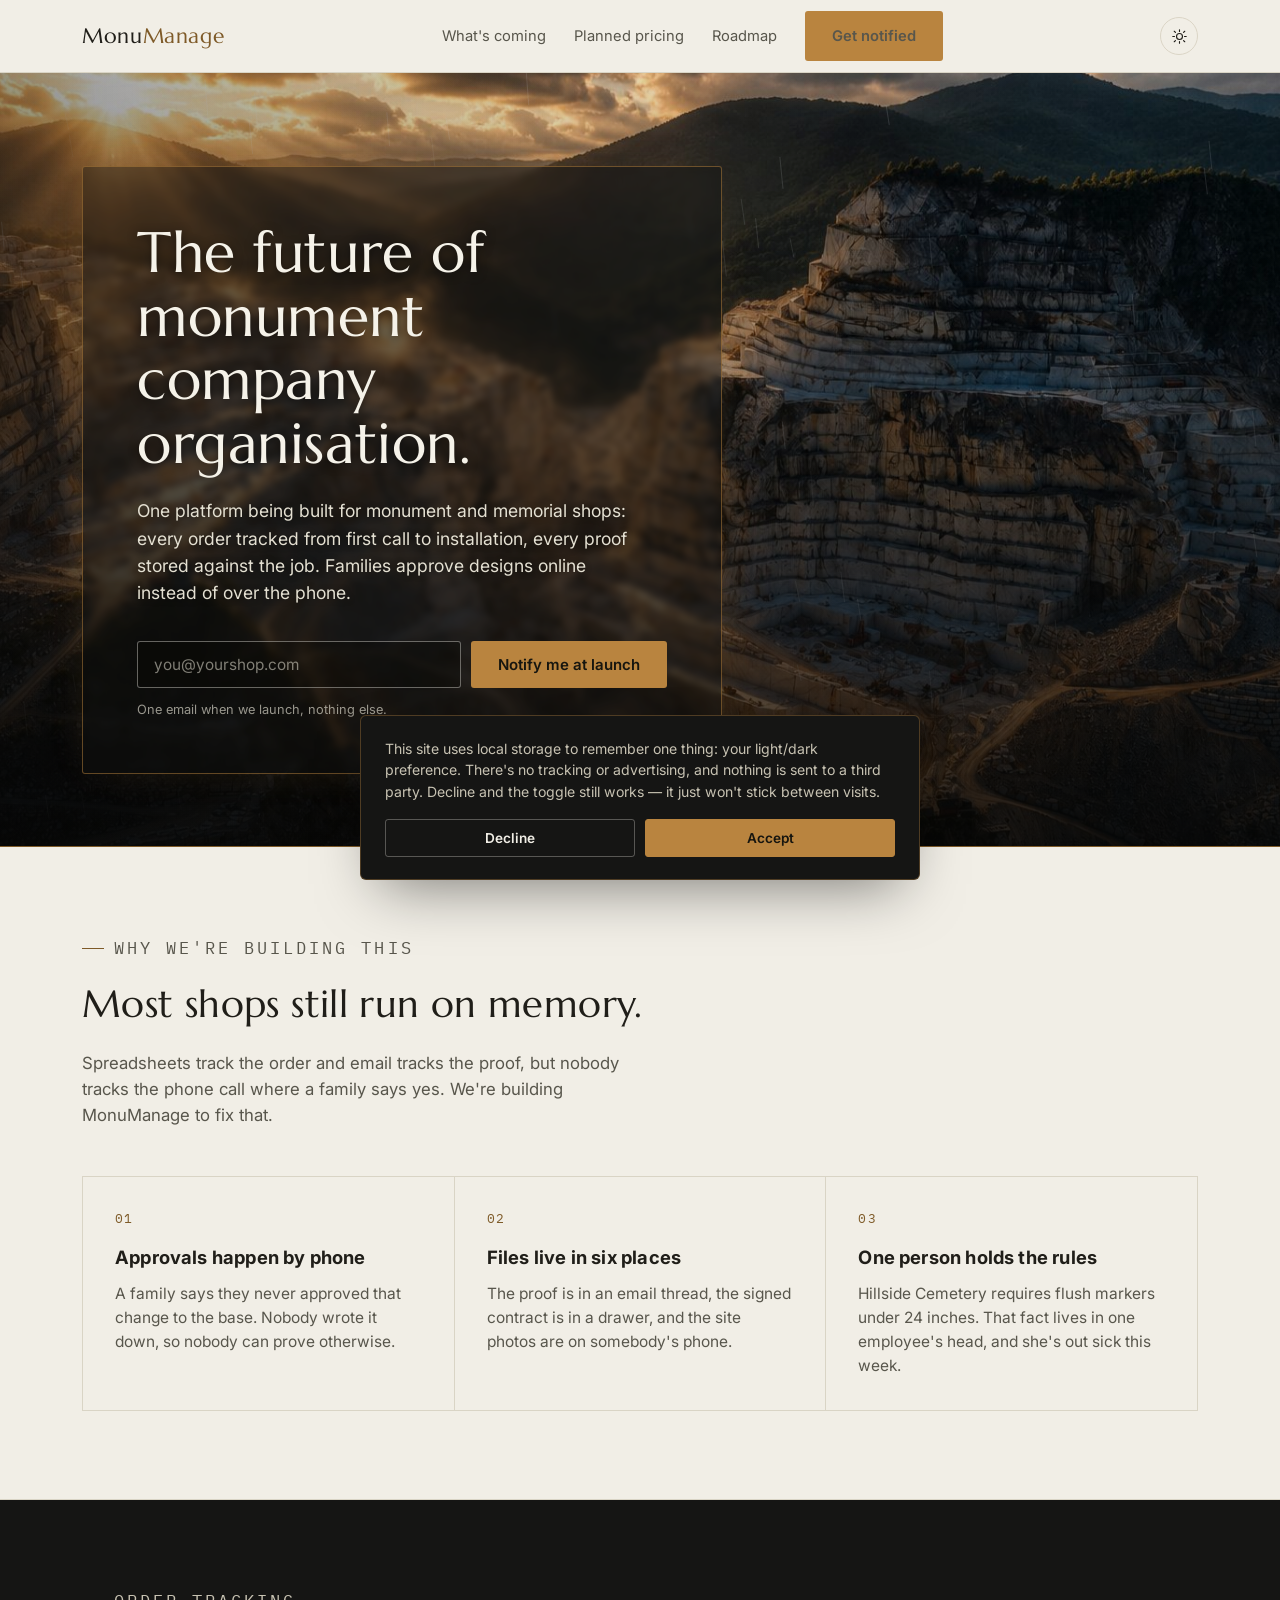
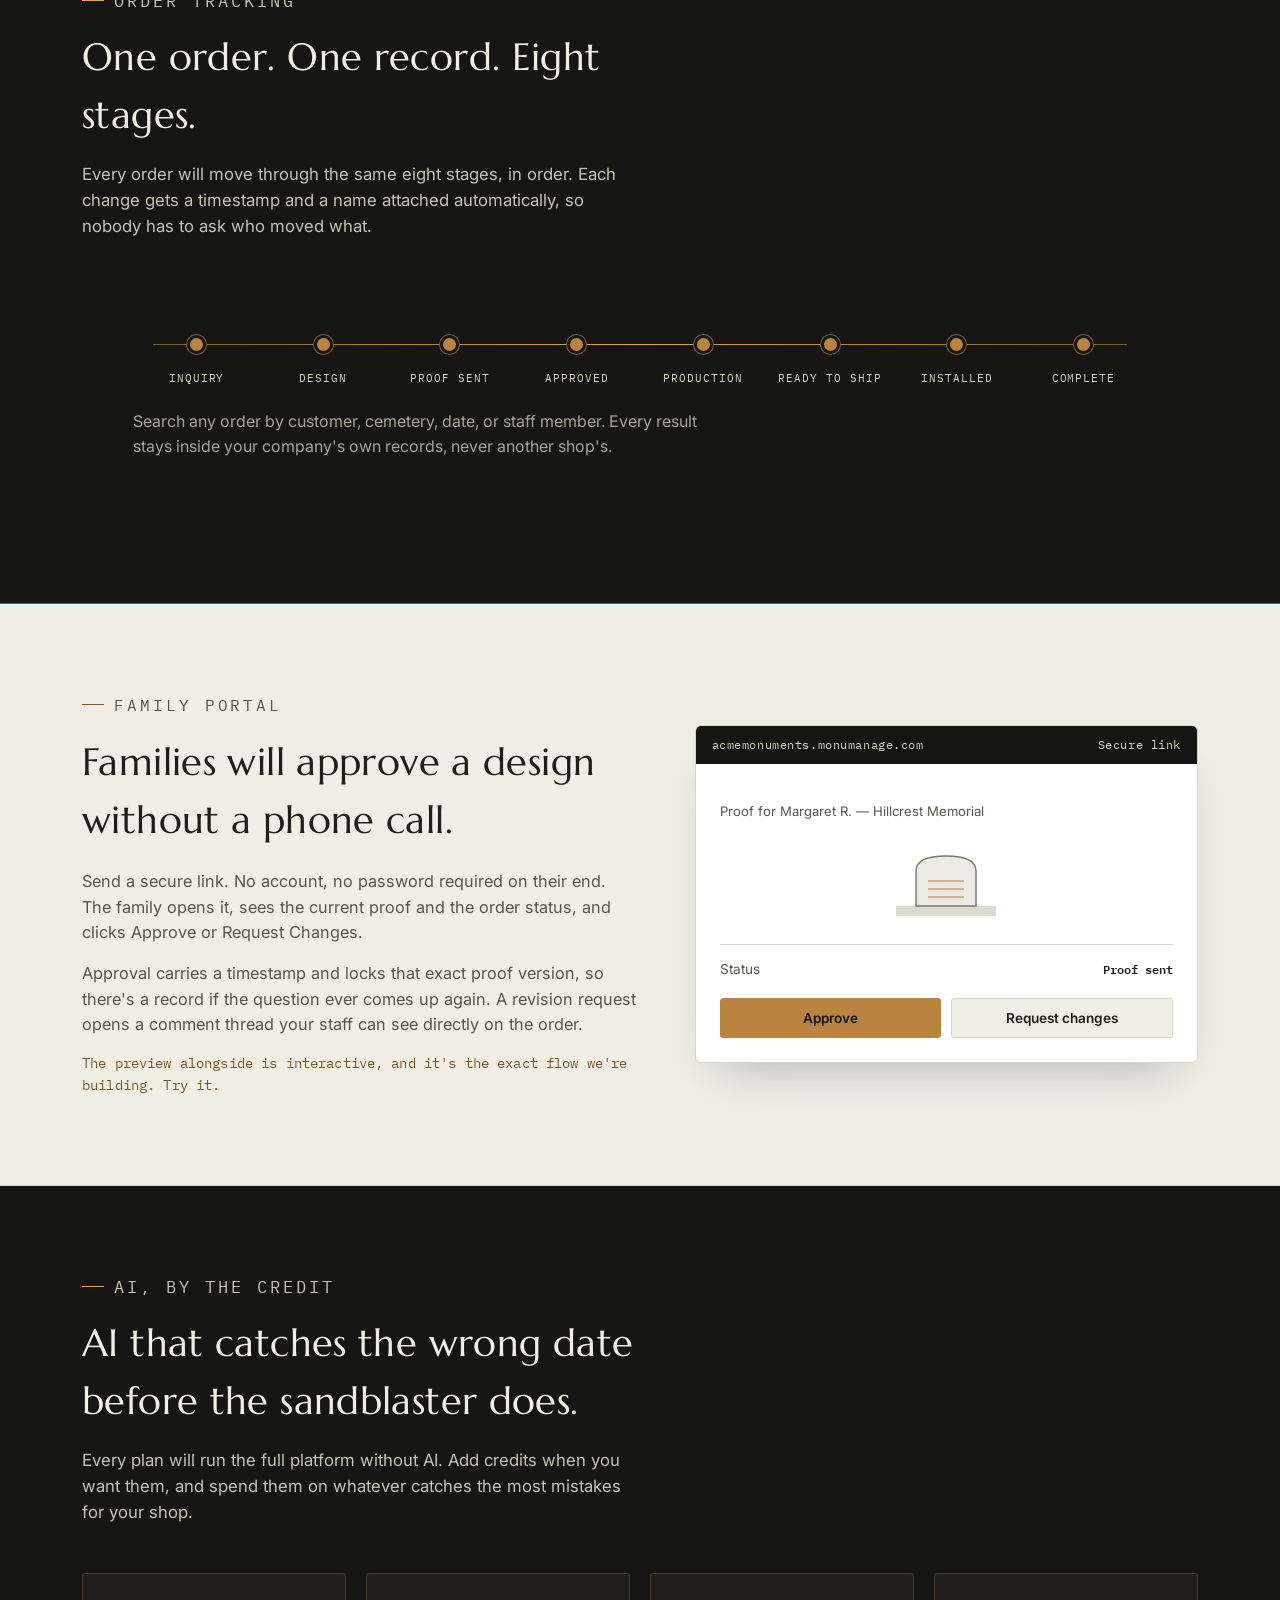
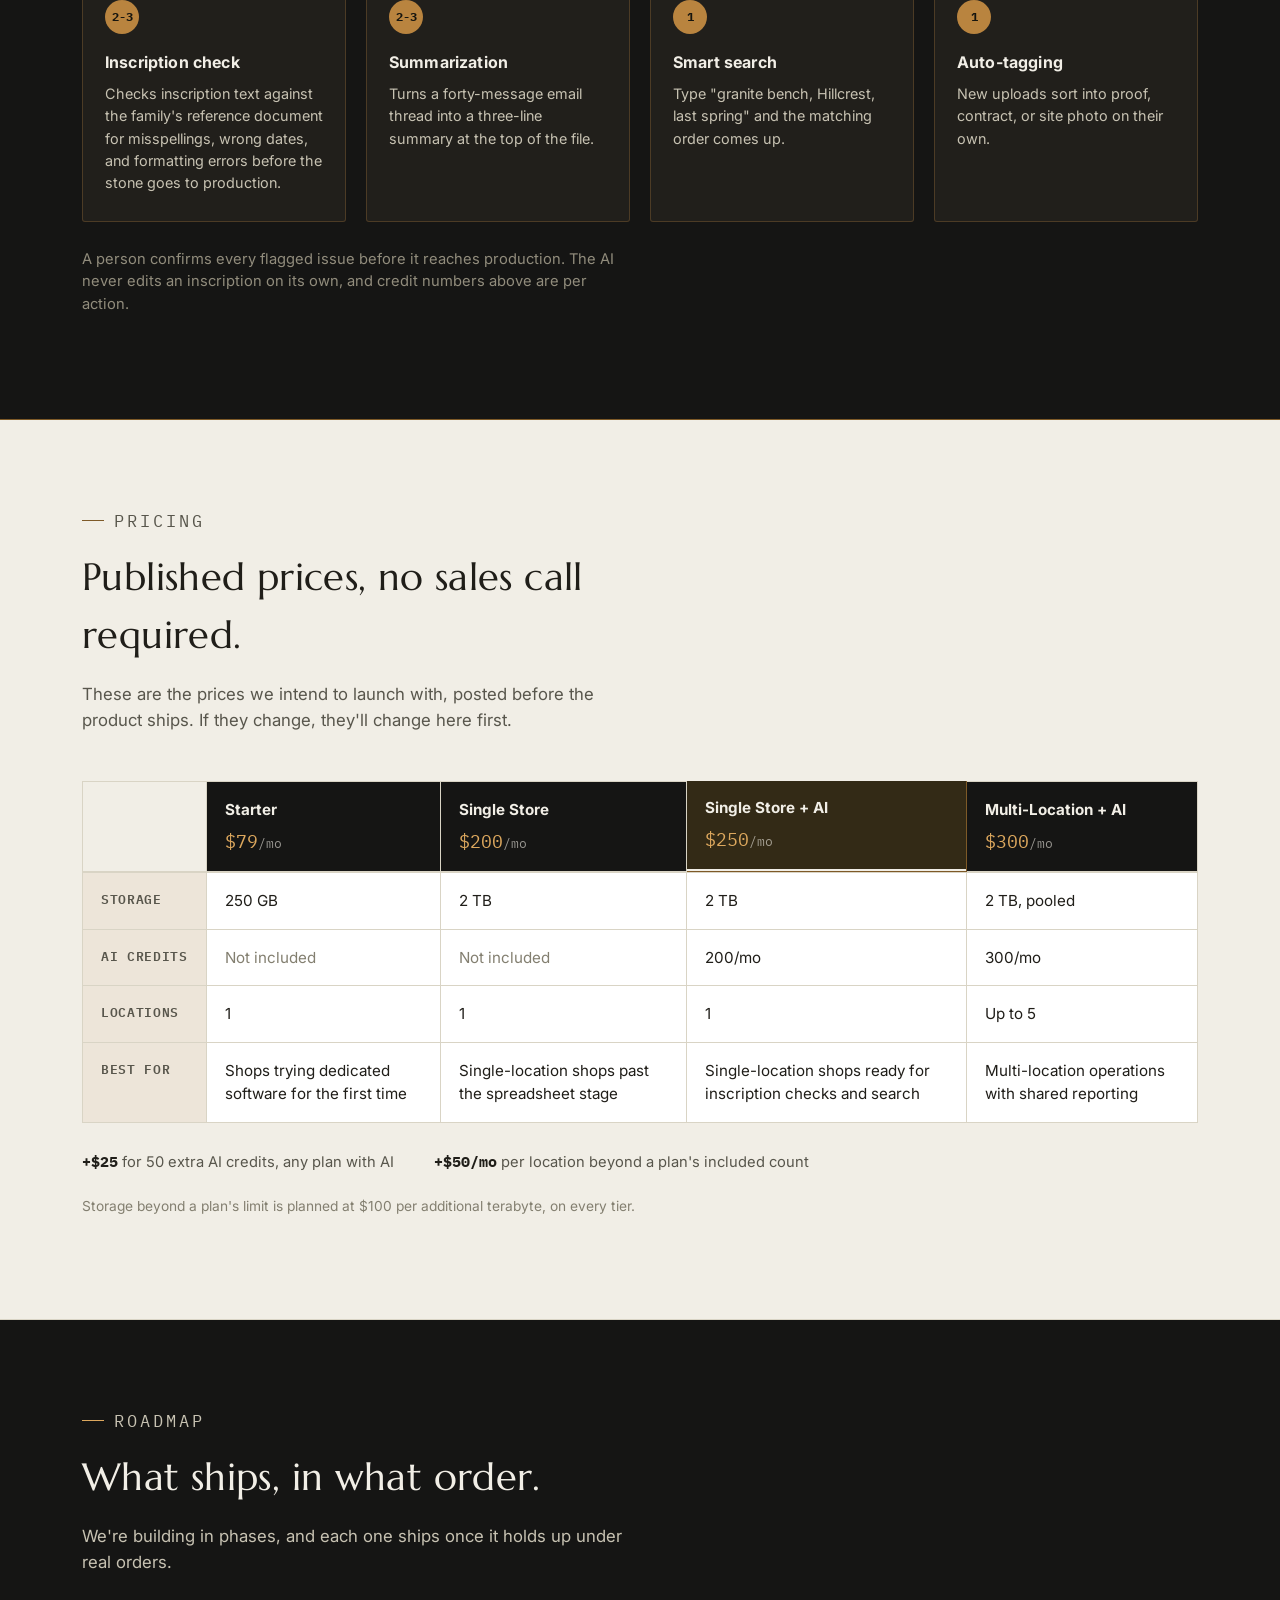
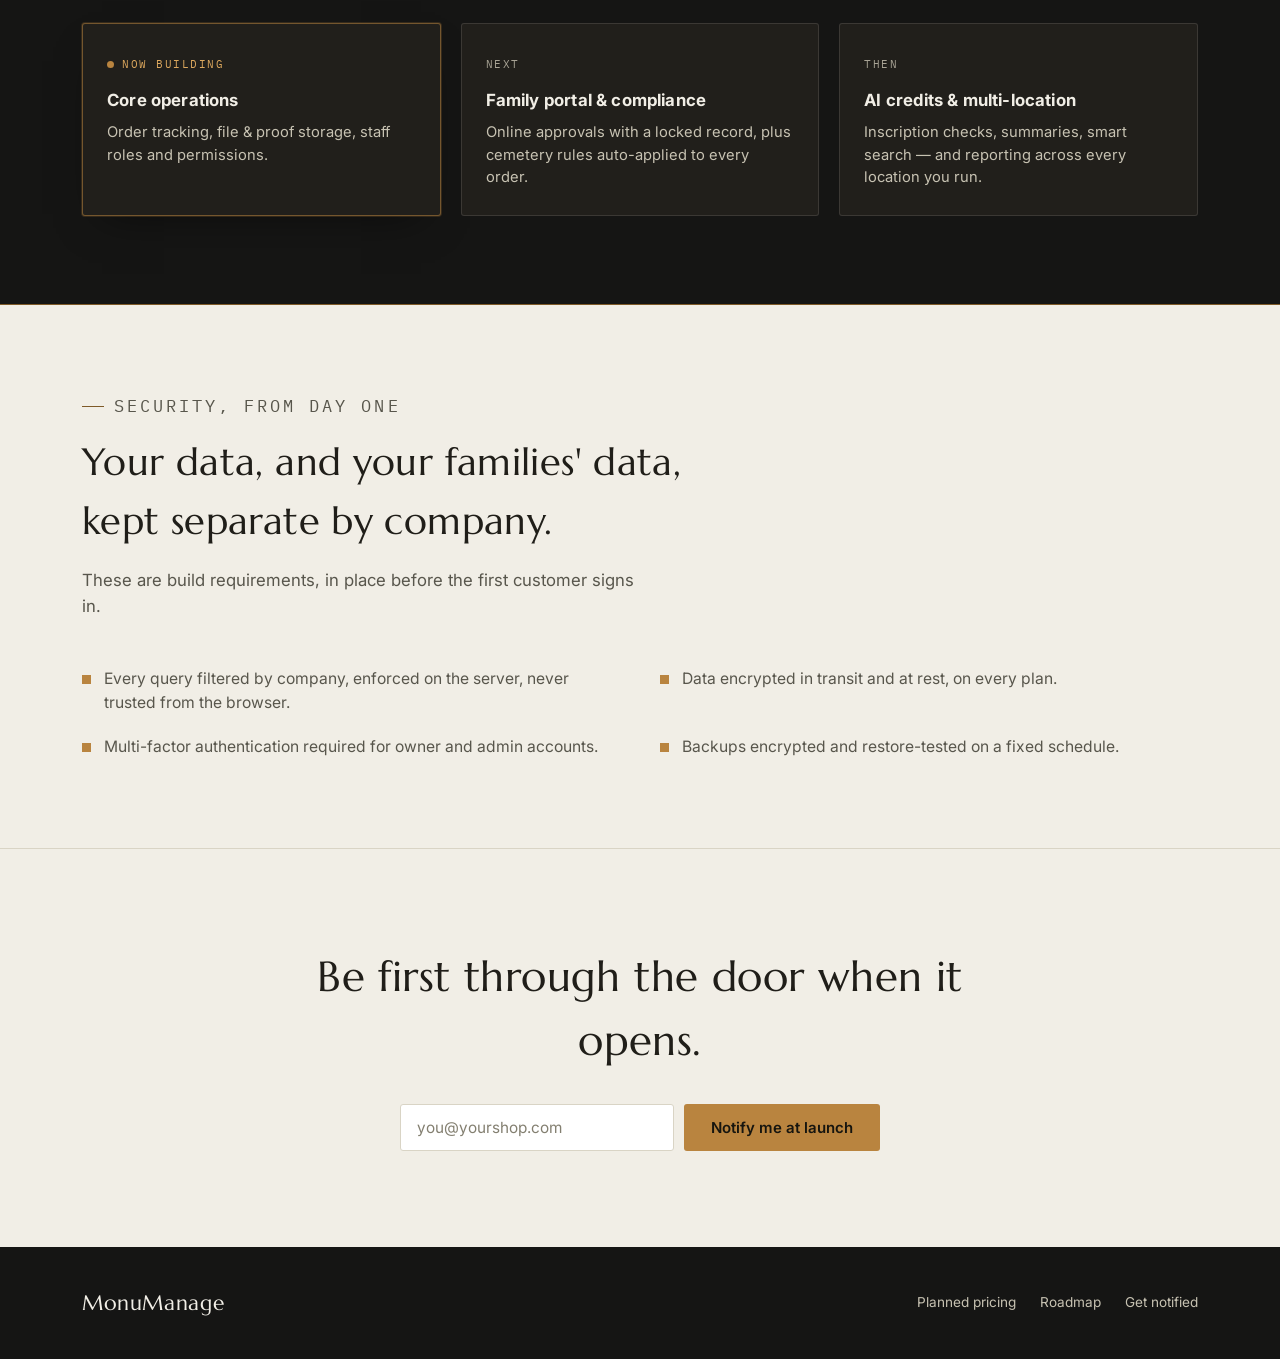
<file: index.html>
<!DOCTYPE html>
<html lang="en">
<head>
<meta charset="UTF-8">
<meta name="viewport" content="width=device-width, initial-scale=1.0">
<title>MonuManage — The Future of Monument Company Organisation | Coming Soon</title>
<meta name="description" content="MonuManage is in production: one platform for monument and memorial companies — order tracking, proof storage, online family approvals, and AI inscription checks. Launching soon. Get notified.">
<link rel="canonical" href="https://www.monumanage.com/">
<meta name="robots" content="index, follow">
<meta name="theme-color" content="#151514">

<!-- Open Graph -->
<meta property="og:type" content="website">
<meta property="og:url" content="https://www.monumanage.com/">
<meta property="og:site_name" content="MonuManage">
<meta property="og:title" content="MonuManage — The Future of Monument Company Organisation">
<meta property="og:description" content="One platform for monument and memorial companies: order tracking, proof storage, online family approvals, and AI inscription checks. In production now — launching soon.">
<meta property="og:image" content="https://www.monumanage.com/quarry-hero.jpg">
<meta property="og:image:width" content="1536">
<meta property="og:image:height" content="1024">
<meta property="og:image:alt" content="A marble quarry at sunrise, terraced stone cut into the mountainside">

<!-- Twitter -->
<meta name="twitter:card" content="summary_large_image">
<meta name="twitter:title" content="MonuManage — The Future of Monument Company Organisation">
<meta name="twitter:description" content="Order tracking, proof storage, online family approvals, and AI inscription checks for monument companies. In production — launching soon.">
<meta name="twitter:image" content="https://www.monumanage.com/quarry-hero.jpg">

<link rel="preconnect" href="https://fonts.googleapis.com">
<link rel="preconnect" href="https://fonts.gstatic.com" crossorigin>
<link href="https://fonts.googleapis.com/css2?family=Marcellus&family=Inter:wght@400;500;600;700&family=IBM+Plex+Mono:wght@400;500&display=swap" rel="stylesheet">
<link rel="preload" as="image" href="quarry-hero.jpg" fetchpriority="high">
<link rel="icon" href="/favicon.ico" sizes="any">
<link rel="icon" href="/favicon-16x16.png" sizes="16x16" type="image/png">
<link rel="icon" href="/favicon-32x32.png" sizes="32x32" type="image/png">
<link rel="icon" href="/favicon-48x48.png" sizes="48x48" type="image/png">
<link rel="apple-touch-icon" href="/apple-touch-icon.png">
<link rel="manifest" href="/site.webmanifest">
<link rel="stylesheet" href="styles.css">

<!-- Structured data -->
<script type="application/ld+json">
{
  "@context": "https://schema.org",
  "@graph": [
    {
      "@type": "Organization",
      "@id": "https://www.monumanage.com/#org",
      "name": "MonuManage",
      "url": "https://www.monumanage.com/",
      "logo": "https://www.monumanage.com/apple-touch-icon.png",
      "description": "Software for monument and memorial companies, currently in production."
    },
    {
      "@type": "WebSite",
      "@id": "https://www.monumanage.com/#website",
      "url": "https://www.monumanage.com/",
      "name": "MonuManage",
      "publisher": { "@id": "https://www.monumanage.com/#org" }
    },
    {
      "@type": "SoftwareApplication",
      "name": "MonuManage",
      "applicationCategory": "BusinessApplication",
      "operatingSystem": "Web",
      "url": "https://www.monumanage.com/",
      "description": "Cloud platform for monument and memorial companies: order tracking from inquiry to installation, centralized proof and contract storage, an online family approval portal, cemetery compliance rules, and AI inscription checking. Currently in production ahead of launch.",
      "creator": { "@id": "https://www.monumanage.com/#org" }
    }
  ]
}
</script>
</head>
<body>

<div class="scroll-progress" aria-hidden="true"></div>

<nav class="nav">
  <div class="wrap">
    <a href="index.html" class="wordmark">Monu<span>Manage</span></a>
    <div class="nav-links" id="nav-links">
      <a href="#product">What's coming</a>
      <a href="#pricing">Planned pricing</a>
      <a href="#roadmap">Roadmap</a>
      <a href="#notify" class="btn btn-gold nav-cta">Get notified</a>
    </div>
    <div class="nav-controls">
      <button class="theme-toggle" type="button" aria-label="Switch to dark mode">
        <svg class="icon-sun" viewBox="0 0 24 24" fill="none" stroke="currentColor" stroke-width="1.6" stroke-linecap="round"><circle cx="12" cy="12" r="4.2"/><path d="M12 2.5v2.4M12 19.1v2.4M4.6 4.6l1.7 1.7M17.7 17.7l1.7 1.7M2.5 12h2.4M19.1 12h2.4M4.6 19.4l1.7-1.7M17.7 6.3l1.7-1.7"/></svg>
        <svg class="icon-moon" viewBox="0 0 24 24" fill="none" stroke="currentColor" stroke-width="1.6" stroke-linecap="round" stroke-linejoin="round"><path d="M20 14.5A8.5 8.5 0 1 1 9.5 4a6.8 6.8 0 0 0 10.5 10.5Z"/></svg>
      </button>
      <button class="nav-toggle" id="nav-toggle" type="button" aria-expanded="false" aria-controls="nav-links" aria-label="Open menu">
        <span class="bars"><span></span><span></span><span></span></span>
      </button>
    </div>
  </div>
</nav>

<header class="hero">
  <div class="hero-media">
    <div class="hero-parallax-outer">
      <div class="hero-parallax">
        <img class="hero-photo" src="quarry-hero.jpg" alt="A marble quarry at sunrise, terraced stone cut into the mountainside with light breaking through clouds" fetchpriority="high">
      </div>
    </div>
    <canvas class="hero-rain" id="hero-rain" aria-hidden="true"></canvas>
    <div class="hero-scrim"></div>
  </div>
  <div class="wrap">
    <div class="plaque plaque-entrance" id="notify">
      <h1>The future of monument company organisation.</h1>
      <p class="lede">One platform being built for monument and memorial shops: every order tracked from first call to installation, every proof stored against the job. Families approve designs online instead of over the phone.</p>
      <form class="notify-form" action="https://formspree.io/f/xreneqgr" method="POST" novalidate aria-label="Get notified at launch">
        <input type="hidden" name="source" value="coming-soon-hero">
        <div class="notify-row">
          <input type="email" name="email" required autocomplete="email" inputmode="email" placeholder="you@yourshop.com" aria-label="Email address">
          <button type="submit" class="btn btn-gold">Notify me at launch</button>
        </div>
        <p class="notify-error" role="alert">That didn't send. Check the address and try again.</p>
        <p class="notify-success" role="status"><span class="tick" aria-hidden="true">&#10003;</span>You're on the list. We'll email you once, at launch.</p>
        <p class="notify-note">One email when we launch, nothing else.</p>
      </form>
    </div>
  </div>
</header>

<section class="section" id="problem">
  <div class="wrap">
    <div class="section-head reveal">
      <p class="eyebrow">Why we're building this</p>
      <h2>Most shops still run on memory.</h2>
      <p>Spreadsheets track the order and email tracks the proof, but nobody tracks the phone call where a family says yes. We're building MonuManage to fix that.</p>
    </div>
    <div class="pain-grid reveal reveal-stagger">
      <div class="pain-card">
        <p class="num">01</p>
        <h3>Approvals happen by phone</h3>
        <p>A family says they never approved that change to the base. Nobody wrote it down, so nobody can prove otherwise.</p>
      </div>
      <div class="pain-card">
        <p class="num">02</p>
        <h3>Files live in six places</h3>
        <p>The proof is in an email thread, the signed contract is in a drawer, and the site photos are on somebody's phone.</p>
      </div>
      <div class="pain-card">
        <p class="num">03</p>
        <h3>One person holds the rules</h3>
        <p>Hillside Cemetery requires flush markers under 24 inches. That fact lives in one employee's head, and she's out sick this week.</p>
      </div>
    </div>
  </div>
</section>

<section class="section section-dark" id="product">
  <div class="wrap">
    <div class="section-head reveal">
      <p class="eyebrow on-dark">Order tracking</p>
      <h2>One order. One record. Eight stages.</h2>
      <p>Every order will move through the same eight stages, in order. Each change gets a timestamp and a name attached automatically, so nobody has to ask who moved what.</p>
    </div>
    <div class="stepper-frame reveal">
      <div class="stepper">
        <div class="stage"><div class="pin"></div><div class="label">Inquiry</div></div>
        <div class="stage"><div class="pin"></div><div class="label">Design</div></div>
        <div class="stage"><div class="pin"></div><div class="label">Proof sent</div></div>
        <div class="stage"><div class="pin"></div><div class="label">Approved</div></div>
        <div class="stage"><div class="pin"></div><div class="label">Production</div></div>
        <div class="stage"><div class="pin"></div><div class="label">Ready to ship</div></div>
        <div class="stage"><div class="pin"></div><div class="label">Installed</div></div>
        <div class="stage"><div class="pin"></div><div class="label">Complete</div></div>
      </div>
      <p class="stepper-note">Search any order by customer, cemetery, date, or staff member. Every result stays inside your company's own records, never another shop's.</p>
    </div>
  </div>
</section>

<section class="section" id="portal">
  <div class="wrap">
    <div class="portal-layout">
      <div class="portal-copy reveal">
        <p class="eyebrow">Family portal</p>
        <h2 style="font-size: clamp(1.7rem, 3vw, 2.35rem); margin-bottom: 20px;">Families will approve a design without a phone call.</h2>
        <p>Send a secure link. No account, no password required on their end. The family opens it, sees the current proof and the order status, and clicks Approve or Request Changes.</p>
        <p>Approval carries a timestamp and locks that exact proof version, so there's a record if the question ever comes up again. A revision request opens a comment thread your staff can see directly on the order.</p>
        <p class="preview-hint">The preview alongside is interactive, and it's the exact flow we're building. Try it.</p>
      </div>
      <div class="portal-mock reveal" role="group" aria-label="Preview: what a family sees on the approval portal">
        <div class="bar"><span>acmemonuments.monumanage.com</span><span>Secure link</span></div>
        <div class="body">
          <p class="frame-title">Proof for Margaret R. — Hillcrest Memorial</p>
          <svg class="monument-svg" width="120" height="90" viewBox="0 0 120 90" fill="none" xmlns="http://www.w3.org/2000/svg">
            <rect x="10" y="70" width="100" height="10" fill="#DCD9CE"/>
            <path d="M30 70 V35 Q30 20 60 20 Q90 20 90 35 V70 Z" fill="#ECEAE2" stroke="#7A7B70" stroke-width="1.5"/>
            <line x1="42" y1="45" x2="78" y2="45" stroke="#B9843F" stroke-width="1.2"/>
            <line x1="42" y1="53" x2="78" y2="53" stroke="#B9843F" stroke-width="1.2"/>
            <line x1="42" y1="61" x2="78" y2="61" stroke="#B9843F" stroke-width="1.2"/>
          </svg>
          <div class="status-row"><span>Status</span><span class="status-value">Proof sent</span></div>
          <div class="actions">
            <button type="button" class="approve">Approve</button>
            <button type="button" class="request-changes">Request changes</button>
          </div>
          <div class="comment-box">
            <textarea placeholder="What should change on the proof?" rows="2"></textarea>
            <button type="button" class="send-comment">Send to shop</button>
          </div>
          <p class="comment-sent">Sent — this appears as a comment thread directly on the order for staff to see.</p>
        </div>
      </div>
    </div>
  </div>
</section>

<section class="section section-dark" id="ai">
  <div class="wrap">
    <div class="section-head reveal">
      <p class="eyebrow on-dark">AI, by the credit</p>
      <h2>AI that catches the wrong date before the sandblaster does.</h2>
      <p>Every plan will run the full platform without AI. Add credits when you want them, and spend them on whatever catches the most mistakes for your shop.</p>
    </div>
    <div class="ai-grid reveal reveal-stagger">
      <div class="ai-card">
        <div class="token">2-3</div>
        <h3>Inscription check</h3>
        <p>Checks inscription text against the family's reference document for misspellings, wrong dates, and formatting errors before the stone goes to production.</p>
      </div>
      <div class="ai-card">
        <div class="token">2-3</div>
        <h3>Summarization</h3>
        <p>Turns a forty-message email thread into a three-line summary at the top of the file.</p>
      </div>
      <div class="ai-card">
        <div class="token">1</div>
        <h3>Smart search</h3>
        <p>Type "granite bench, Hillcrest, last spring" and the matching order comes up.</p>
      </div>
      <div class="ai-card">
        <div class="token">1</div>
        <h3>Auto-tagging</h3>
        <p>New uploads sort into proof, contract, or site photo on their own.</p>
      </div>
    </div>
    <p class="ai-note">A person confirms every flagged issue before it reaches production. The AI never edits an inscription on its own, and credit numbers above are per action.</p>
  </div>
</section>

<section class="section" id="pricing">
  <div class="wrap">
    <div class="section-head reveal">
      <p class="eyebrow">Pricing</p>
      <h2>Published prices, no sales call required.</h2>
      <p>These are the prices we intend to launch with, posted before the product ships. If they change, they'll change here first.</p>
    </div>

    <div class="pricing-scroll reveal">
      <table class="pricing-table">
        <caption class="sr-only">MonuManage planned pricing by plan, comparing storage, AI credits, and locations included</caption>
        <thead>
          <tr>
            <th style="background:transparent;"></th>
            <th><span class="plan-name">Starter</span><span class="price">$79<span class="per">/mo</span></span></th>
            <th><span class="plan-name">Single Store</span><span class="price">$200<span class="per">/mo</span></span></th>
            <th class="featured"><span class="plan-name">Single Store + AI</span><span class="price">$250<span class="per">/mo</span></span></th>
            <th><span class="plan-name">Multi-Location + AI</span><span class="price">$300<span class="per">/mo</span></span></th>
          </tr>
        </thead>
        <tbody>
          <tr>
            <th scope="row">Storage</th>
            <td data-label="Storage">250 GB</td>
            <td data-label="Storage">2 TB</td>
            <td data-label="Storage">2 TB</td>
            <td data-label="Storage">2 TB, pooled</td>
          </tr>
          <tr>
            <th scope="row">AI credits</th>
            <td data-label="AI credits"><span class="none-mark">Not included</span></td>
            <td data-label="AI credits"><span class="none-mark">Not included</span></td>
            <td data-label="AI credits">200/mo</td>
            <td data-label="AI credits">300/mo</td>
          </tr>
          <tr>
            <th scope="row">Locations</th>
            <td data-label="Locations">1</td>
            <td data-label="Locations">1</td>
            <td data-label="Locations">1</td>
            <td data-label="Locations">Up to 5</td>
          </tr>
          <tr>
            <th scope="row">Best for</th>
            <td data-label="Best for">Shops trying dedicated software for the first time</td>
            <td data-label="Best for">Single-location shops past the spreadsheet stage</td>
            <td data-label="Best for">Single-location shops ready for inscription checks and search</td>
            <td data-label="Best for">Multi-location operations with shared reporting</td>
          </tr>
        </tbody>
      </table>
    </div>

    <div class="addon-strip">
      <div><strong>+$25</strong> for 50 extra AI credits, any plan with AI</div>
      <div><strong>+$50/mo</strong> per location beyond a plan's included count</div>
    </div>
    <p class="pricing-fine">Storage beyond a plan's limit is planned at $100 per additional terabyte, on every tier.</p>
  </div>
</section>

<section class="section section-dark" id="roadmap">
  <div class="wrap">
    <div class="section-head reveal">
      <p class="eyebrow on-dark">Roadmap</p>
      <h2>What ships, in what order.</h2>
      <p>We're building in phases, and each one ships once it holds up under real orders.</p>
    </div>
    <ol class="roadmap reveal reveal-stagger">
      <li class="roadmap-item is-now">
        <span class="roadmap-phase">Now building</span>
        <h3>Core operations</h3>
        <p>Order tracking, file &amp; proof storage, staff roles and permissions.</p>
      </li>
      <li class="roadmap-item">
        <span class="roadmap-phase">Next</span>
        <h3>Family portal &amp; compliance</h3>
        <p>Online approvals with a locked record, plus cemetery rules auto-applied to every order.</p>
      </li>
      <li class="roadmap-item">
        <span class="roadmap-phase">Then</span>
        <h3>AI credits &amp; multi-location</h3>
        <p>Inscription checks, summaries, smart search — and reporting across every location you run.</p>
      </li>
    </ol>
  </div>
</section>

<section class="section" id="security">
  <div class="wrap">
    <div class="section-head reveal">
      <p class="eyebrow">Security, from day one</p>
      <h2>Your data, and your families' data, kept separate by company.</h2>
      <p>These are build requirements, in place before the first customer signs in.</p>
    </div>
    <ul class="security-list reveal reveal-stagger">
      <li>Every query filtered by company, enforced on the server, never trusted from the browser.</li>
      <li>Data encrypted in transit and at rest, on every plan.</li>
      <li>Multi-factor authentication required for owner and admin accounts.</li>
      <li>Backups encrypted and restore-tested on a fixed schedule.</li>
    </ul>
  </div>
</section>

<section class="cta-final reveal">
  <div class="wrap">
    <h2>Be first through the door when it opens.</h2>
    <form class="notify-form notify-form-center" action="https://formspree.io/f/xreneqgr" method="POST" novalidate aria-label="Get notified at launch">
      <input type="hidden" name="source" value="coming-soon-footer">
      <div class="notify-row">
        <input type="email" name="email" required autocomplete="email" inputmode="email" placeholder="you@yourshop.com" aria-label="Email address">
        <button type="submit" class="btn btn-gold">Notify me at launch</button>
      </div>
      <p class="notify-error" role="alert">That didn't send. Check the address and try again.</p>
      <p class="notify-success" role="status"><span class="tick" aria-hidden="true">&#10003;</span>You're on the list. We'll email you once, at launch.</p>
    </form>
  </div>
</section>

<footer class="footer">
  <div class="wrap">
    <a href="index.html" class="wordmark" style="color:#F1EEE6;">MonuManage</a>
    <div class="footer-links">
      <a href="#pricing">Planned pricing</a>
      <a href="#roadmap">Roadmap</a>
      <a href="#notify">Get notified</a>
    </div>
  </div>
</footer>

<div class="cookie-banner" id="cookie-banner" role="dialog" aria-label="Cookie preferences">
  <p>This site uses local storage to remember one thing: your light/dark preference. There's no tracking or advertising, and nothing is sent to a third party. Decline and the toggle still works — it just won't stick between visits.</p>
  <div class="cookie-actions">
    <button type="button" class="cookie-decline">Decline</button>
    <button type="button" class="cookie-accept">Accept</button>
  </div>
</div>

<script src="site.js"></script>
</body>
</html>
</file>
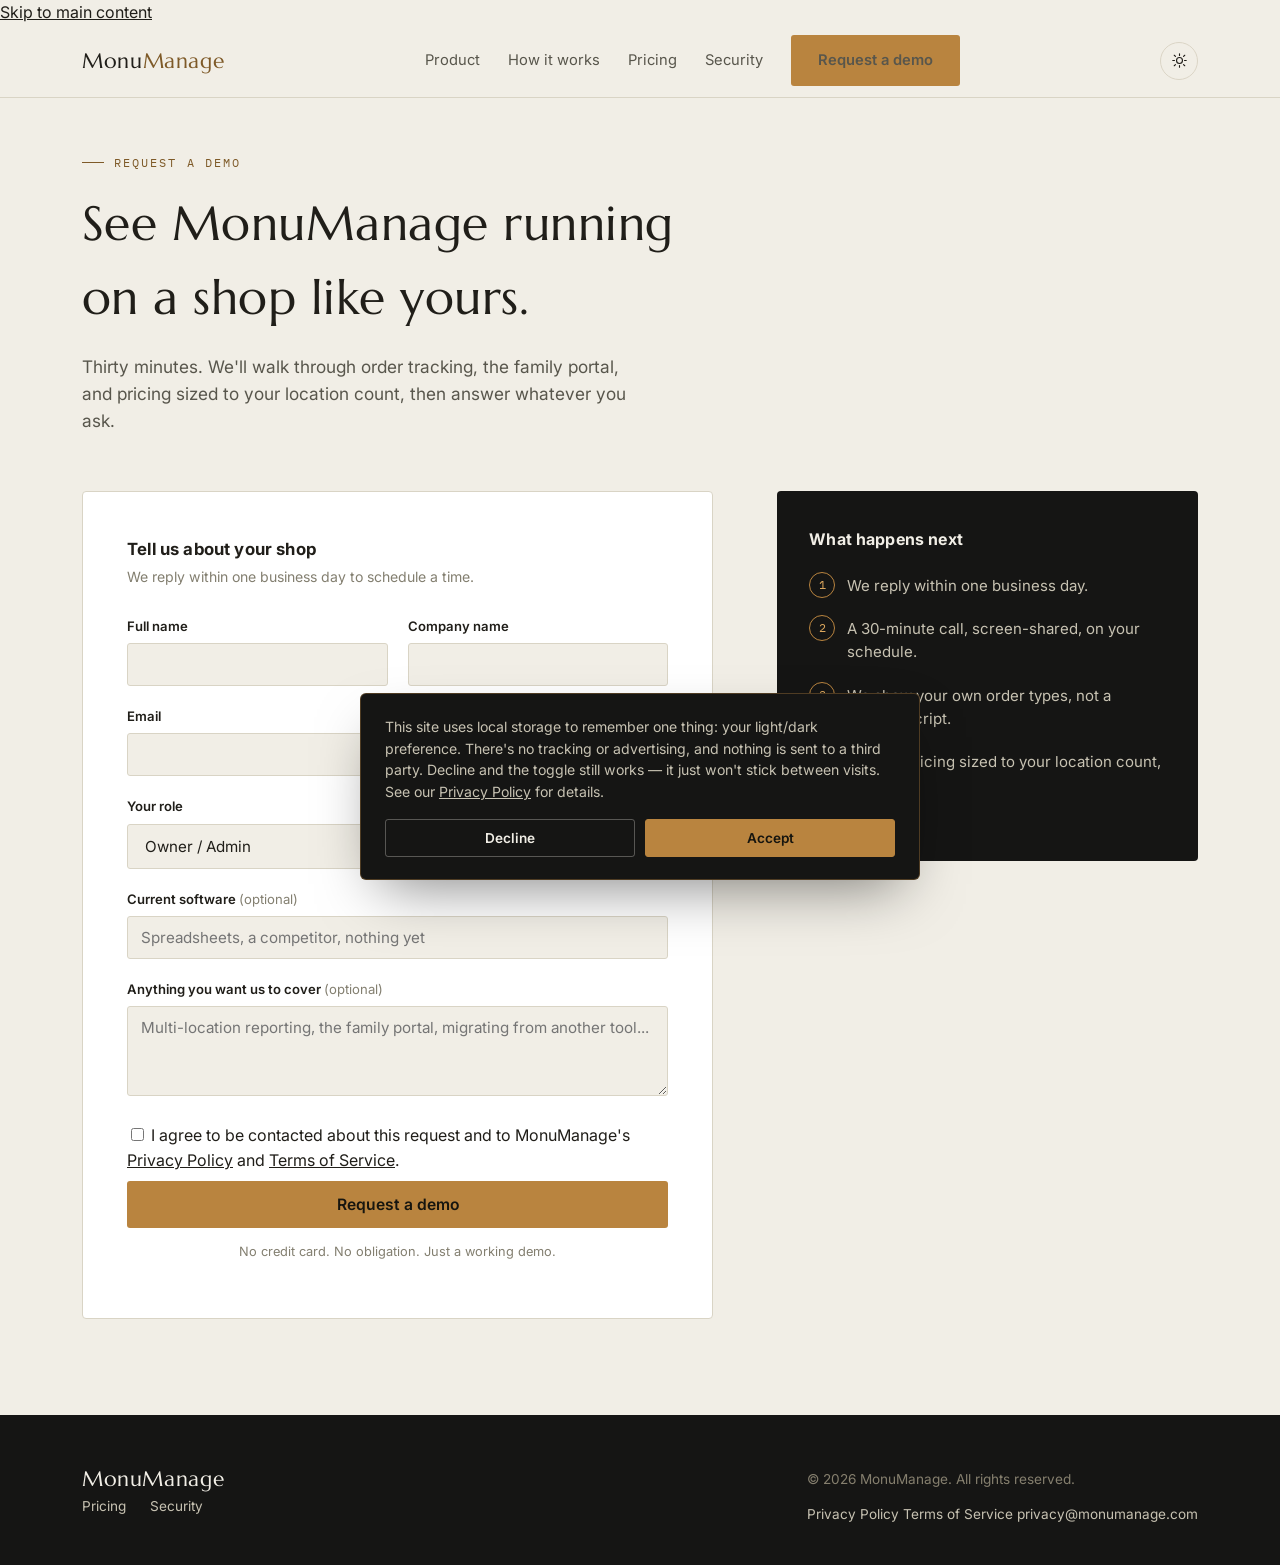
<file: demo.html>
<!DOCTYPE html>
<html lang="en">
<head>
<meta charset="UTF-8">
<meta name="viewport" content="width=device-width, initial-scale=1.0">
<meta name="theme-color" content="#151514">
<meta name="color-scheme" content="light dark">
<title>Request a demo — MonuManage</title>
<meta name="description" content="Request a 30-minute demo of MonuManage, sized to your shop's order volume and location count.">
<link rel="preconnect" href="https://fonts.googleapis.com">
<link rel="preconnect" href="https://fonts.gstatic.com" crossorigin>
<link href="https://fonts.googleapis.com/css2?family=Marcellus&family=Inter:wght@400;500;600;700&family=IBM+Plex+Mono:wght@400;500&display=swap" rel="stylesheet">
<link rel="icon" href="favicon.ico" sizes="any">
<link rel="icon" href="favicon-16x16.png" sizes="16x16" type="image/png">
<link rel="icon" href="favicon-32x32.png" sizes="32x32" type="image/png">
<link rel="icon" href="favicon-48x48.png" sizes="48x48" type="image/png">
<link rel="apple-touch-icon" href="apple-touch-icon.png">
<link rel="manifest" href="site.webmanifest">
<link rel="canonical" href="https://www.monumanage.com/demo.html">
<link rel="stylesheet" href="styles.css">
</head>
<body>

<a class="skip-link" href="#main-content">Skip to main content</a>

<div class="scroll-progress" aria-hidden="true"></div>

<nav class="nav" aria-label="Primary navigation">
  <div class="wrap">
    <a href="index.html" class="wordmark">Monu<span>Manage</span></a>
    <div class="nav-links" id="nav-links">
      <a href="index.html#product">Product</a>
      <a href="index.html#workflow">How it works</a>
      <a href="index.html#pricing">Pricing</a>
      <a href="index.html#security">Security</a>
      <a href="demo.html" class="btn btn-gold nav-cta">Request a demo</a>
    </div>
    <div class="nav-controls">
      <button class="theme-toggle" type="button" aria-label="Switch to dark mode">
        <svg class="icon-sun" viewBox="0 0 24 24" fill="none" stroke="currentColor" stroke-width="1.6" stroke-linecap="round"><circle cx="12" cy="12" r="4.2"/><path d="M12 2.5v2.4M12 19.1v2.4M4.6 4.6l1.7 1.7M17.7 17.7l1.7 1.7M2.5 12h2.4M19.1 12h2.4M4.6 19.4l1.7-1.7M17.7 6.3l1.7-1.7"/></svg>
        <svg class="icon-moon" viewBox="0 0 24 24" fill="none" stroke="currentColor" stroke-width="1.6" stroke-linecap="round" stroke-linejoin="round"><path d="M20 14.5A8.5 8.5 0 1 1 9.5 4a6.8 6.8 0 0 0 10.5 10.5Z"/></svg>
      </button>
      <button class="nav-toggle" id="nav-toggle" type="button" aria-expanded="false" aria-controls="nav-links" aria-label="Open menu">
        <span class="bars"><span></span><span></span><span></span></span>
      </button>
    </div>
  </div>
</nav>

<main id="main-content">
<header class="demo-hero">
  <div class="wrap">
    <p class="eyebrow">Request a demo</p>
    <h1>See MonuManage running on a shop like yours.</h1>
    <p class="lede">Thirty minutes. We'll walk through order tracking, the family portal, and pricing sized to your location count, then answer whatever you ask.</p>
  </div>
</header>

<div class="wrap">
  <div class="demo-layout">

    <div class="form-card" id="form-card">
      <div class="field-set">
        <h2>Tell us about your shop</h2>
        <p class="form-sub">We reply within one business day to schedule a time.</p>

        <div class="form-error" id="form-error">Something went wrong sending this. Try again, or email us directly.</div>

        <form id="demo-form" action="https://formspree.io/f/xreneqgr" method="POST" novalidate>
          <div class="field-row">
            <div class="field">
              <label for="name">Full name</label>
              <input type="text" id="name" name="name" required autocomplete="name">
            </div>
            <div class="field">
              <label for="company">Company name</label>
              <input type="text" id="company" name="company" required autocomplete="organization">
            </div>
          </div>

          <div class="field-row">
            <div class="field">
              <label for="email">Email</label>
              <input type="email" id="email" name="email" required autocomplete="email">
            </div>
            <div class="field">
              <label for="phone">Phone</label>
              <input type="tel" id="phone" name="phone" autocomplete="tel">
            </div>
          </div>

          <div class="field-row">
            <div class="field">
              <label for="role">Your role</label>
              <select id="role" name="role">
                <option value="owner">Owner / Admin</option>
                <option value="sales">Sales</option>
                <option value="production">Production / Design</option>
                <option value="other">Other</option>
              </select>
            </div>
            <div class="field">
              <label for="locations">Number of locations</label>
              <select id="locations" name="locations">
                <option value="1">1</option>
                <option value="2-4">2–4</option>
                <option value="5+">5 or more</option>
              </select>
            </div>
          </div>

          <div class="field">
            <label for="current">Current software <span class="hint">(optional)</span></label>
            <input type="text" id="current" name="current" placeholder="Spreadsheets, a competitor, nothing yet">
          </div>

          <div class="field">
            <label for="message">Anything you want us to cover <span class="hint">(optional)</span></label>
            <textarea id="message" name="message" placeholder="Multi-location reporting, the family portal, migrating from another tool..."></textarea>
          </div>

          <div class="field-consent">
            <input type="checkbox" id="consent" name="consent" required>
            <label for="consent">I agree to be contacted about this request and to MonuManage's <a href="privacy.html" target="_blank" rel="noopener">Privacy Policy</a> and <a href="terms.html" target="_blank" rel="noopener">Terms of Service</a>.</label>
          </div>

          <button type="submit" class="btn btn-gold form-submit">Request a demo</button>
          <p class="form-note">No credit card. No obligation. Just a working demo.</p>
        </form>
      </div>

      <div class="success-panel" id="success-panel">
        <div class="mark">&#10003;</div>
        <h2>Request received.</h2>
        <p>We'll email you within one business day to schedule a time that works for your shop.</p>
        <a href="index.html" class="btn btn-outline">Back to homepage</a>
      </div>
    </div>

    <aside class="next-card reveal">
      <h2>What happens next</h2>
      <ol class="next-list">
        <li>We reply within one business day.</li>
        <li>A 30-minute call, screen-shared, on your schedule.</li>
        <li>We show your own order types, not a generic script.</li>
        <li>You get pricing sized to your location count, in writing.</li>
      </ol>
    </aside>

  </div>
</div>

</main>

<footer class="footer">
  <div class="wrap">
    <div class="footer-top">
      <a href="index.html" class="wordmark" style="color:#F1EEE6;">MonuManage</a>
      <div class="footer-links">
        <a href="index.html#pricing">Pricing</a>
        <a href="index.html#security">Security</a>
      </div>
    </div>
    <div class="footer-bottom">
      <p>&copy; <span id="footer-year">2026</span> MonuManage. All rights reserved.</p>
      <div class="footer-legal-links">
        <a href="privacy.html">Privacy Policy</a>
        <a href="terms.html">Terms of Service</a>
        <a href="mailto:privacy@monumanage.com">privacy@monumanage.com</a>
      </div>
    </div>
  </div>
</footer>

<div class="cookie-banner" id="cookie-banner" role="dialog" aria-label="Cookie preferences">
  <p>This site uses local storage to remember one thing: your light/dark preference. There's no tracking or advertising, and nothing is sent to a third party. Decline and the toggle still works — it just won't stick between visits. See our <a href="privacy.html">Privacy Policy</a> for details.</p>
  <div class="cookie-actions">
    <button type="button" class="cookie-decline">Decline</button>
    <button type="button" class="cookie-accept">Accept</button>
  </div>
</div>

<script src="site.js"></script>
</body>
</html>
</file>
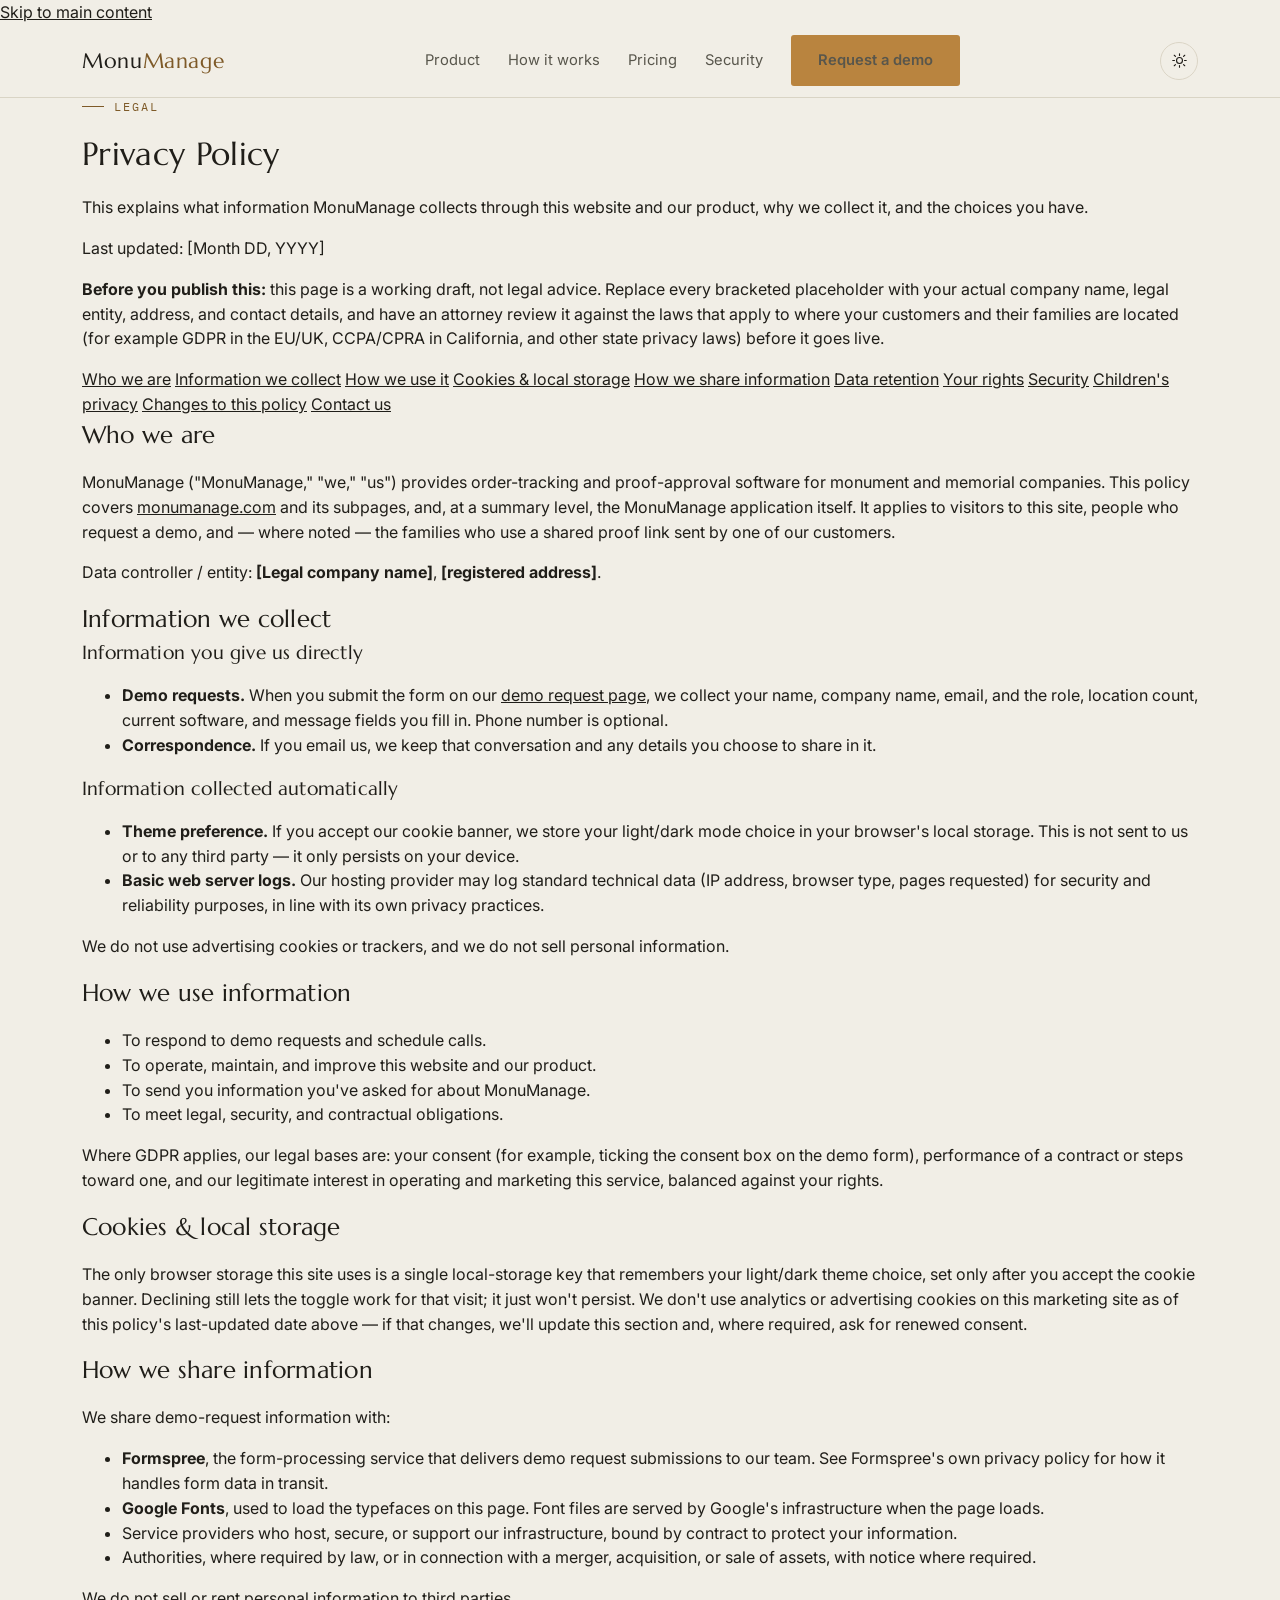
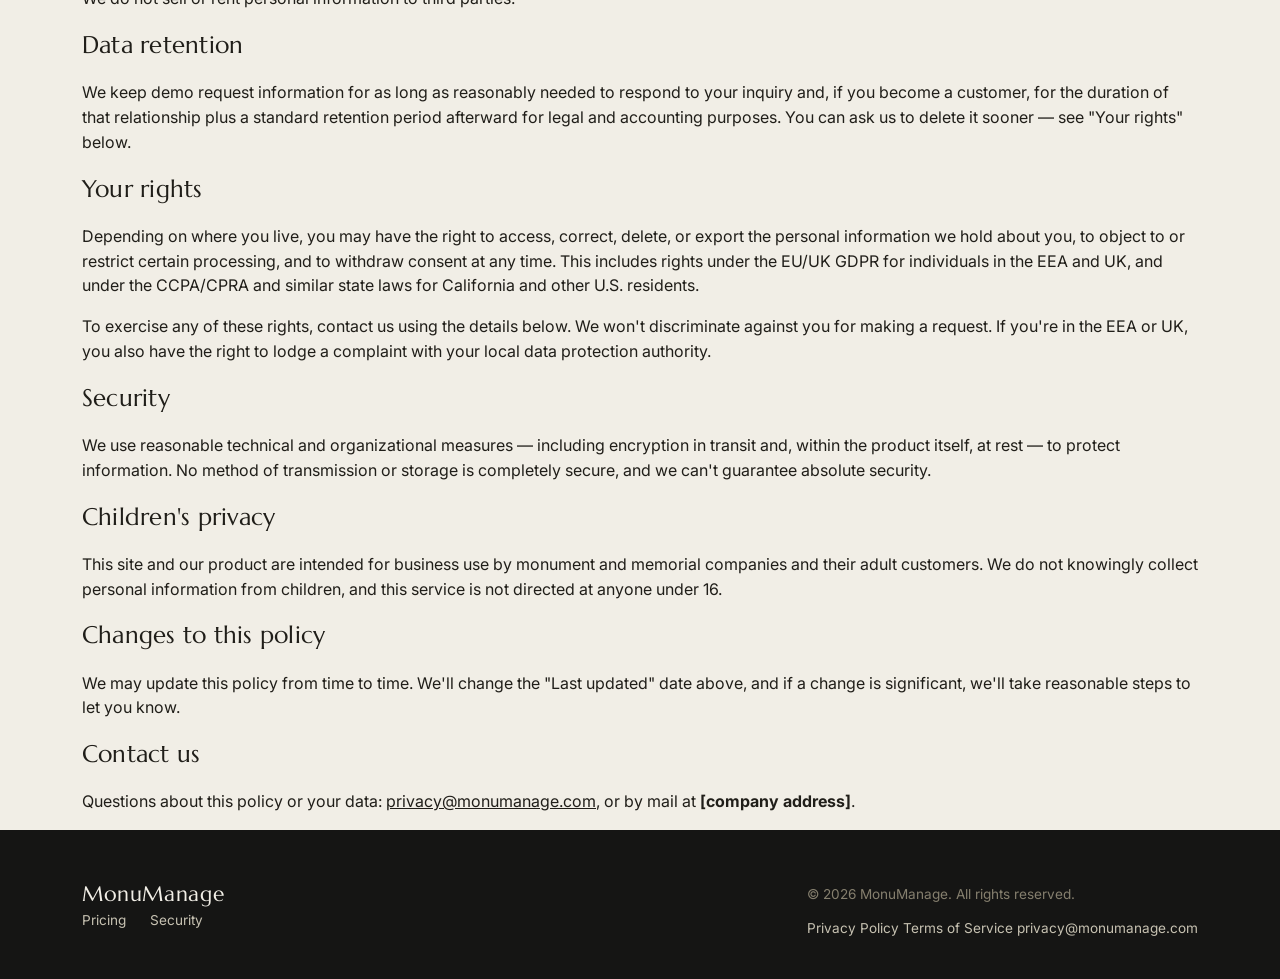
<file: privacy.html>
<!DOCTYPE html>
<html lang="en">
<head>
<meta charset="UTF-8">
<meta name="viewport" content="width=device-width, initial-scale=1.0">
<meta name="theme-color" content="#151514">
<meta name="color-scheme" content="light dark">
<title>Privacy Policy — MonuManage</title>
<meta name="description" content="How MonuManage collects, uses, and protects information from visitors and customers.">
<link rel="canonical" href="https://www.monumanage.com/privacy.html">
<link rel="preconnect" href="https://fonts.googleapis.com">
<link rel="preconnect" href="https://fonts.gstatic.com" crossorigin>
<link href="https://fonts.googleapis.com/css2?family=Marcellus&family=Inter:wght@400;500;600;700&family=IBM+Plex+Mono:wght@400;500&display=swap" rel="stylesheet">
<link rel="icon" href="favicon.ico" sizes="any">
<link rel="icon" href="favicon-16x16.png" sizes="16x16" type="image/png">
<link rel="icon" href="favicon-32x32.png" sizes="32x32" type="image/png">
<link rel="icon" href="favicon-48x48.png" sizes="48x48" type="image/png">
<link rel="apple-touch-icon" href="apple-touch-icon.png">
<link rel="manifest" href="site.webmanifest">
<link rel="stylesheet" href="styles.css">
</head>
<body>

<a class="skip-link" href="#main-content">Skip to main content</a>

<div class="scroll-progress" aria-hidden="true"></div>

<nav class="nav" aria-label="Primary navigation">
  <div class="wrap">
    <a href="index.html" class="wordmark">Monu<span>Manage</span></a>
    <div class="nav-links" id="nav-links">
      <a href="index.html#product">Product</a>
      <a href="index.html#workflow">How it works</a>
      <a href="index.html#pricing">Pricing</a>
      <a href="index.html#security">Security</a>
      <a href="demo.html" class="btn btn-gold nav-cta">Request a demo</a>
    </div>
    <div class="nav-controls">
      <button class="theme-toggle" type="button" aria-label="Switch to dark mode">
        <svg class="icon-sun" viewBox="0 0 24 24" fill="none" stroke="currentColor" stroke-width="1.6" stroke-linecap="round"><circle cx="12" cy="12" r="4.2"/><path d="M12 2.5v2.4M12 19.1v2.4M4.6 4.6l1.7 1.7M17.7 17.7l1.7 1.7M2.5 12h2.4M19.1 12h2.4M4.6 19.4l1.7-1.7M17.7 6.3l1.7-1.7"/></svg>
        <svg class="icon-moon" viewBox="0 0 24 24" fill="none" stroke="currentColor" stroke-width="1.6" stroke-linecap="round" stroke-linejoin="round"><path d="M20 14.5A8.5 8.5 0 1 1 9.5 4a6.8 6.8 0 0 0 10.5 10.5Z"/></svg>
      </button>
      <button class="nav-toggle" id="nav-toggle" type="button" aria-expanded="false" aria-controls="nav-links" aria-label="Open menu">
        <span class="bars"><span></span><span></span><span></span></span>
      </button>
    </div>
  </div>
</nav>

<main id="main-content">
<header class="legal-hero">
  <div class="wrap">
    <p class="eyebrow">Legal</p>
    <h1>Privacy Policy</h1>
    <p class="lede">This explains what information MonuManage collects through this website and our product, why we collect it, and the choices you have.</p>
    <p class="legal-updated">Last updated: [Month DD, YYYY]</p>
  </div>
</header>

<div class="wrap">
  <div class="legal-body">

    <div class="legal-notice">
      <p><strong>Before you publish this:</strong> this page is a working draft, not legal advice. Replace every bracketed placeholder with your actual company name, legal entity, address, and contact details, and have an attorney review it against the laws that apply to where your customers and their families are located (for example GDPR in the EU/UK, CCPA/CPRA in California, and other state privacy laws) before it goes live.</p>
    </div>

    <nav class="legal-toc" aria-label="On this page">
      <a href="#who-we-are">Who we are</a>
      <a href="#info-we-collect">Information we collect</a>
      <a href="#how-we-use">How we use it</a>
      <a href="#cookies">Cookies &amp; local storage</a>
      <a href="#sharing">How we share information</a>
      <a href="#retention">Data retention</a>
      <a href="#rights">Your rights</a>
      <a href="#security">Security</a>
      <a href="#children">Children's privacy</a>
      <a href="#changes">Changes to this policy</a>
      <a href="#contact">Contact us</a>
    </nav>

    <h2 id="who-we-are">Who we are</h2>
    <p>MonuManage ("MonuManage," "we," "us") provides order-tracking and proof-approval software for monument and memorial companies. This policy covers <a href="index.html">monumanage.com</a> and its subpages, and, at a summary level, the MonuManage application itself. It applies to visitors to this site, people who request a demo, and — where noted — the families who use a shared proof link sent by one of our customers.</p>
    <p>Data controller / entity: <strong>[Legal company name]</strong>, <strong>[registered address]</strong>.</p>

    <h2 id="info-we-collect">Information we collect</h2>
    <h3>Information you give us directly</h3>
    <ul>
      <li><strong>Demo requests.</strong> When you submit the form on our <a href="demo.html">demo request page</a>, we collect your name, company name, email, and the role, location count, current software, and message fields you fill in. Phone number is optional.</li>
      <li><strong>Correspondence.</strong> If you email us, we keep that conversation and any details you choose to share in it.</li>
    </ul>
    <h3>Information collected automatically</h3>
    <ul>
      <li><strong>Theme preference.</strong> If you accept our cookie banner, we store your light/dark mode choice in your browser's local storage. This is not sent to us or to any third party — it only persists on your device.</li>
      <li><strong>Basic web server logs.</strong> Our hosting provider may log standard technical data (IP address, browser type, pages requested) for security and reliability purposes, in line with its own privacy practices.</li>
    </ul>
    <p>We do not use advertising cookies or trackers, and we do not sell personal information.</p>

    <h2 id="how-we-use">How we use information</h2>
    <ul>
      <li>To respond to demo requests and schedule calls.</li>
      <li>To operate, maintain, and improve this website and our product.</li>
      <li>To send you information you've asked for about MonuManage.</li>
      <li>To meet legal, security, and contractual obligations.</li>
    </ul>
    <p>Where GDPR applies, our legal bases are: your consent (for example, ticking the consent box on the demo form), performance of a contract or steps toward one, and our legitimate interest in operating and marketing this service, balanced against your rights.</p>

    <h2 id="cookies">Cookies &amp; local storage</h2>
    <p>The only browser storage this site uses is a single local-storage key that remembers your light/dark theme choice, set only after you accept the cookie banner. Declining still lets the toggle work for that visit; it just won't persist. We don't use analytics or advertising cookies on this marketing site as of this policy's last-updated date above — if that changes, we'll update this section and, where required, ask for renewed consent.</p>

    <h2 id="sharing">How we share information</h2>
    <p>We share demo-request information with:</p>
    <ul>
      <li><strong>Formspree</strong>, the form-processing service that delivers demo request submissions to our team. See Formspree's own privacy policy for how it handles form data in transit.</li>
      <li><strong>Google Fonts</strong>, used to load the typefaces on this page. Font files are served by Google's infrastructure when the page loads.</li>
      <li>Service providers who host, secure, or support our infrastructure, bound by contract to protect your information.</li>
      <li>Authorities, where required by law, or in connection with a merger, acquisition, or sale of assets, with notice where required.</li>
    </ul>
    <p>We do not sell or rent personal information to third parties.</p>

    <h2 id="retention">Data retention</h2>
    <p>We keep demo request information for as long as reasonably needed to respond to your inquiry and, if you become a customer, for the duration of that relationship plus a standard retention period afterward for legal and accounting purposes. You can ask us to delete it sooner — see "Your rights" below.</p>

    <h2 id="rights">Your rights</h2>
    <p>Depending on where you live, you may have the right to access, correct, delete, or export the personal information we hold about you, to object to or restrict certain processing, and to withdraw consent at any time. This includes rights under the EU/UK GDPR for individuals in the EEA and UK, and under the CCPA/CPRA and similar state laws for California and other U.S. residents.</p>
    <p>To exercise any of these rights, contact us using the details below. We won't discriminate against you for making a request. If you're in the EEA or UK, you also have the right to lodge a complaint with your local data protection authority.</p>

    <h2 id="security">Security</h2>
    <p>We use reasonable technical and organizational measures — including encryption in transit and, within the product itself, at rest — to protect information. No method of transmission or storage is completely secure, and we can't guarantee absolute security.</p>

    <h2 id="children">Children's privacy</h2>
    <p>This site and our product are intended for business use by monument and memorial companies and their adult customers. We do not knowingly collect personal information from children, and this service is not directed at anyone under 16.</p>

    <h2 id="changes">Changes to this policy</h2>
    <p>We may update this policy from time to time. We'll change the "Last updated" date above, and if a change is significant, we'll take reasonable steps to let you know.</p>

    <h2 id="contact">Contact us</h2>
    <p>Questions about this policy or your data: <a href="mailto:privacy@monumanage.com">privacy@monumanage.com</a>, or by mail at <strong>[company address]</strong>.</p>

  </div>
</div>
</main>

<footer class="footer">
  <div class="wrap">
    <div class="footer-top">
      <a href="index.html" class="wordmark" style="color:#F1EEE6;">MonuManage</a>
      <div class="footer-links">
        <a href="index.html#pricing">Pricing</a>
        <a href="index.html#security">Security</a>
      </div>
    </div>
    <div class="footer-bottom">
      <p>&copy; <span id="footer-year">2026</span> MonuManage. All rights reserved.</p>
      <div class="footer-legal-links">
        <a href="privacy.html">Privacy Policy</a>
        <a href="terms.html">Terms of Service</a>
        <a href="mailto:privacy@monumanage.com">privacy@monumanage.com</a>
      </div>
    </div>
  </div>
</footer>

<script src="site.js"></script>
</body>
</html>
</file>
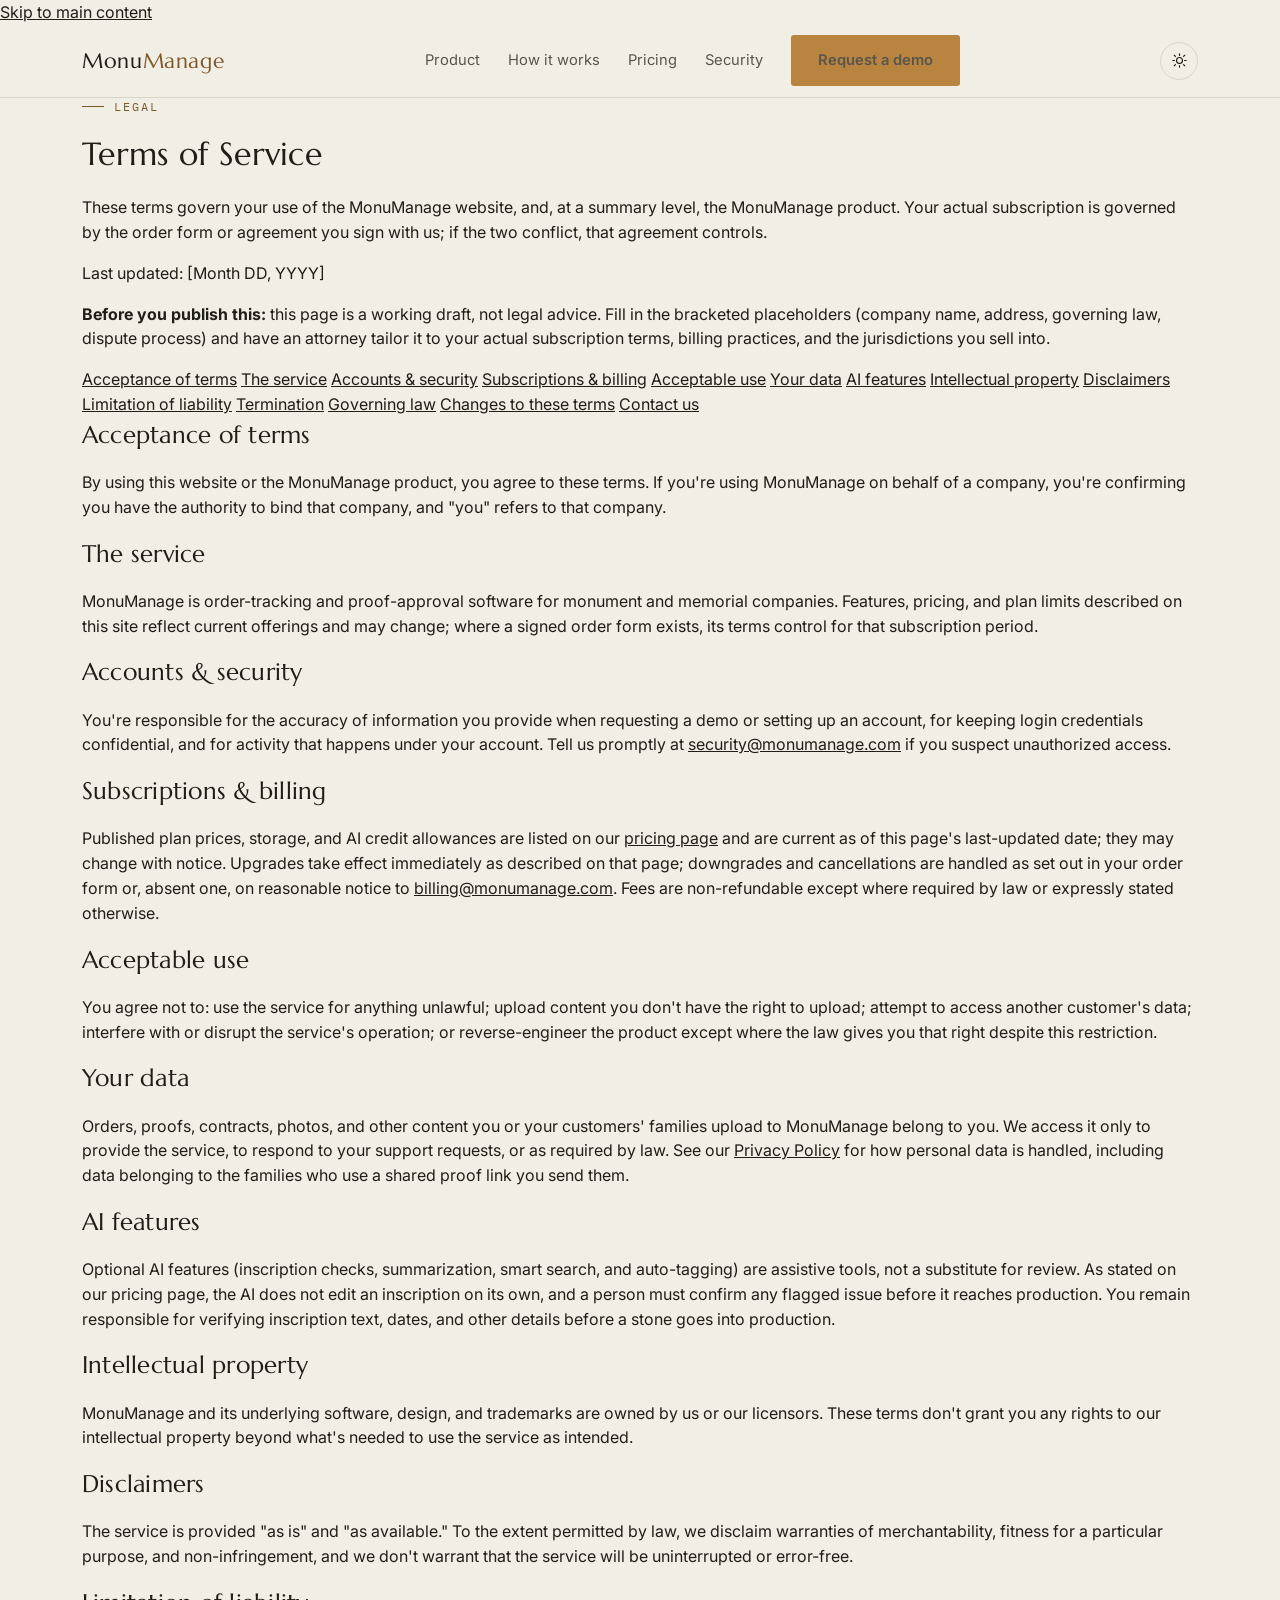
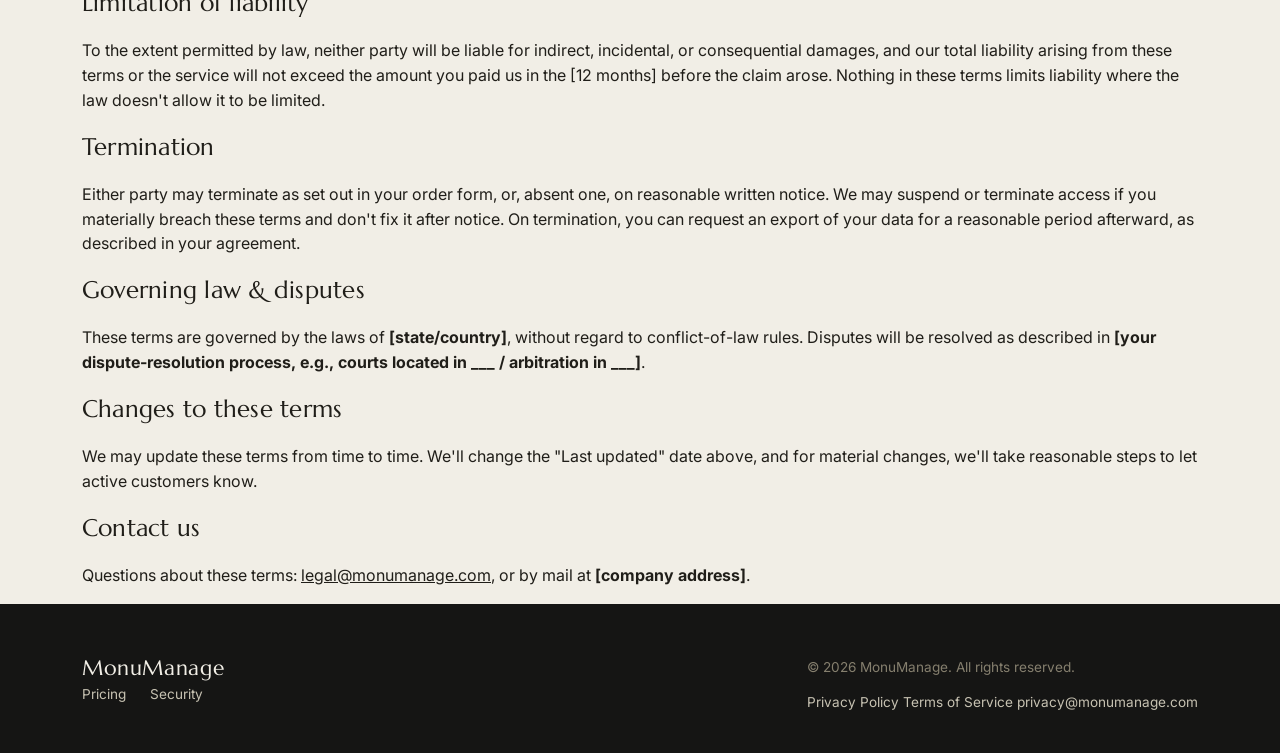
<file: terms.html>
<!DOCTYPE html>
<html lang="en">
<head>
<meta charset="UTF-8">
<meta name="viewport" content="width=device-width, initial-scale=1.0">
<meta name="theme-color" content="#151514">
<meta name="color-scheme" content="light dark">
<title>Terms of Service — MonuManage</title>
<meta name="description" content="The terms that govern use of the MonuManage website and product.">
<link rel="canonical" href="https://www.monumanage.com/terms.html">
<link rel="preconnect" href="https://fonts.googleapis.com">
<link rel="preconnect" href="https://fonts.gstatic.com" crossorigin>
<link href="https://fonts.googleapis.com/css2?family=Marcellus&family=Inter:wght@400;500;600;700&family=IBM+Plex+Mono:wght@400;500&display=swap" rel="stylesheet">
<link rel="icon" href="favicon.ico" sizes="any">
<link rel="icon" href="favicon-16x16.png" sizes="16x16" type="image/png">
<link rel="icon" href="favicon-32x32.png" sizes="32x32" type="image/png">
<link rel="icon" href="favicon-48x48.png" sizes="48x48" type="image/png">
<link rel="apple-touch-icon" href="apple-touch-icon.png">
<link rel="manifest" href="site.webmanifest">
<link rel="stylesheet" href="styles.css">
</head>
<body>

<a class="skip-link" href="#main-content">Skip to main content</a>

<div class="scroll-progress" aria-hidden="true"></div>

<nav class="nav" aria-label="Primary navigation">
  <div class="wrap">
    <a href="index.html" class="wordmark">Monu<span>Manage</span></a>
    <div class="nav-links" id="nav-links">
      <a href="index.html#product">Product</a>
      <a href="index.html#workflow">How it works</a>
      <a href="index.html#pricing">Pricing</a>
      <a href="index.html#security">Security</a>
      <a href="demo.html" class="btn btn-gold nav-cta">Request a demo</a>
    </div>
    <div class="nav-controls">
      <button class="theme-toggle" type="button" aria-label="Switch to dark mode">
        <svg class="icon-sun" viewBox="0 0 24 24" fill="none" stroke="currentColor" stroke-width="1.6" stroke-linecap="round"><circle cx="12" cy="12" r="4.2"/><path d="M12 2.5v2.4M12 19.1v2.4M4.6 4.6l1.7 1.7M17.7 17.7l1.7 1.7M2.5 12h2.4M19.1 12h2.4M4.6 19.4l1.7-1.7M17.7 6.3l1.7-1.7"/></svg>
        <svg class="icon-moon" viewBox="0 0 24 24" fill="none" stroke="currentColor" stroke-width="1.6" stroke-linecap="round" stroke-linejoin="round"><path d="M20 14.5A8.5 8.5 0 1 1 9.5 4a6.8 6.8 0 0 0 10.5 10.5Z"/></svg>
      </button>
      <button class="nav-toggle" id="nav-toggle" type="button" aria-expanded="false" aria-controls="nav-links" aria-label="Open menu">
        <span class="bars"><span></span><span></span><span></span></span>
      </button>
    </div>
  </div>
</nav>

<main id="main-content">
<header class="legal-hero">
  <div class="wrap">
    <p class="eyebrow">Legal</p>
    <h1>Terms of Service</h1>
    <p class="lede">These terms govern your use of the MonuManage website, and, at a summary level, the MonuManage product. Your actual subscription is governed by the order form or agreement you sign with us; if the two conflict, that agreement controls.</p>
    <p class="legal-updated">Last updated: [Month DD, YYYY]</p>
  </div>
</header>

<div class="wrap">
  <div class="legal-body">

    <div class="legal-notice">
      <p><strong>Before you publish this:</strong> this page is a working draft, not legal advice. Fill in the bracketed placeholders (company name, address, governing law, dispute process) and have an attorney tailor it to your actual subscription terms, billing practices, and the jurisdictions you sell into.</p>
    </div>

    <nav class="legal-toc" aria-label="On this page">
      <a href="#acceptance">Acceptance of terms</a>
      <a href="#service">The service</a>
      <a href="#accounts">Accounts &amp; security</a>
      <a href="#billing">Subscriptions &amp; billing</a>
      <a href="#acceptable-use">Acceptable use</a>
      <a href="#customer-data">Your data</a>
      <a href="#ai-features">AI features</a>
      <a href="#ip">Intellectual property</a>
      <a href="#warranty">Disclaimers</a>
      <a href="#liability">Limitation of liability</a>
      <a href="#termination">Termination</a>
      <a href="#law">Governing law</a>
      <a href="#changes">Changes to these terms</a>
      <a href="#contact">Contact us</a>
    </nav>

    <h2 id="acceptance">Acceptance of terms</h2>
    <p>By using this website or the MonuManage product, you agree to these terms. If you're using MonuManage on behalf of a company, you're confirming you have the authority to bind that company, and "you" refers to that company.</p>

    <h2 id="service">The service</h2>
    <p>MonuManage is order-tracking and proof-approval software for monument and memorial companies. Features, pricing, and plan limits described on this site reflect current offerings and may change; where a signed order form exists, its terms control for that subscription period.</p>

    <h2 id="accounts">Accounts &amp; security</h2>
    <p>You're responsible for the accuracy of information you provide when requesting a demo or setting up an account, for keeping login credentials confidential, and for activity that happens under your account. Tell us promptly at <a href="mailto:security@monumanage.com">security@monumanage.com</a> if you suspect unauthorized access.</p>

    <h2 id="billing">Subscriptions &amp; billing</h2>
    <p>Published plan prices, storage, and AI credit allowances are listed on our <a href="index.html#pricing">pricing page</a> and are current as of this page's last-updated date; they may change with notice. Upgrades take effect immediately as described on that page; downgrades and cancellations are handled as set out in your order form or, absent one, on reasonable notice to <a href="mailto:billing@monumanage.com">billing@monumanage.com</a>. Fees are non-refundable except where required by law or expressly stated otherwise.</p>

    <h2 id="acceptable-use">Acceptable use</h2>
    <p>You agree not to: use the service for anything unlawful; upload content you don't have the right to upload; attempt to access another customer's data; interfere with or disrupt the service's operation; or reverse-engineer the product except where the law gives you that right despite this restriction.</p>

    <h2 id="customer-data">Your data</h2>
    <p>Orders, proofs, contracts, photos, and other content you or your customers' families upload to MonuManage belong to you. We access it only to provide the service, to respond to your support requests, or as required by law. See our <a href="privacy.html">Privacy Policy</a> for how personal data is handled, including data belonging to the families who use a shared proof link you send them.</p>

    <h2 id="ai-features">AI features</h2>
    <p>Optional AI features (inscription checks, summarization, smart search, and auto-tagging) are assistive tools, not a substitute for review. As stated on our pricing page, the AI does not edit an inscription on its own, and a person must confirm any flagged issue before it reaches production. You remain responsible for verifying inscription text, dates, and other details before a stone goes into production.</p>

    <h2 id="ip">Intellectual property</h2>
    <p>MonuManage and its underlying software, design, and trademarks are owned by us or our licensors. These terms don't grant you any rights to our intellectual property beyond what's needed to use the service as intended.</p>

    <h2 id="warranty">Disclaimers</h2>
    <p>The service is provided "as is" and "as available." To the extent permitted by law, we disclaim warranties of merchantability, fitness for a particular purpose, and non-infringement, and we don't warrant that the service will be uninterrupted or error-free.</p>

    <h2 id="liability">Limitation of liability</h2>
    <p>To the extent permitted by law, neither party will be liable for indirect, incidental, or consequential damages, and our total liability arising from these terms or the service will not exceed the amount you paid us in the [12 months] before the claim arose. Nothing in these terms limits liability where the law doesn't allow it to be limited.</p>

    <h2 id="termination">Termination</h2>
    <p>Either party may terminate as set out in your order form, or, absent one, on reasonable written notice. We may suspend or terminate access if you materially breach these terms and don't fix it after notice. On termination, you can request an export of your data for a reasonable period afterward, as described in your agreement.</p>

    <h2 id="law">Governing law &amp; disputes</h2>
    <p>These terms are governed by the laws of <strong>[state/country]</strong>, without regard to conflict-of-law rules. Disputes will be resolved as described in <strong>[your dispute-resolution process, e.g., courts located in ___ / arbitration in ___]</strong>.</p>

    <h2 id="changes">Changes to these terms</h2>
    <p>We may update these terms from time to time. We'll change the "Last updated" date above, and for material changes, we'll take reasonable steps to let active customers know.</p>

    <h2 id="contact">Contact us</h2>
    <p>Questions about these terms: <a href="mailto:legal@monumanage.com">legal@monumanage.com</a>, or by mail at <strong>[company address]</strong>.</p>

  </div>
</div>
</main>

<footer class="footer">
  <div class="wrap">
    <div class="footer-top">
      <a href="index.html" class="wordmark" style="color:#F1EEE6;">MonuManage</a>
      <div class="footer-links">
        <a href="index.html#pricing">Pricing</a>
        <a href="index.html#security">Security</a>
      </div>
    </div>
    <div class="footer-bottom">
      <p>&copy; <span id="footer-year">2026</span> MonuManage. All rights reserved.</p>
      <div class="footer-legal-links">
        <a href="privacy.html">Privacy Policy</a>
        <a href="terms.html">Terms of Service</a>
        <a href="mailto:privacy@monumanage.com">privacy@monumanage.com</a>
      </div>
    </div>
  </div>
</footer>

<script src="site.js"></script>
</body>
</html>
</file>
<file: styles.css>
/* ============================================================
   MonuManage — design tokens
   Palette drawn from the quarry itself: dawn gold light, cut
   marble, wet slate, and the deep shadow of the rock face.
   Display type is set in Marcellus, a face drawn from classical
   inscriptional lettering; body in Inter; data in IBM Plex Mono.
   ============================================================ */

:root {
  --bg-rgb: 241, 238, 230;
  --bg: rgb(var(--bg-rgb));
  --panel-rgb: 255, 255, 255;
  --panel: rgb(var(--panel-rgb));
  --ink: #201E19;
  --slate: #58564C;
  --slate-soft: #837F70;
  --line: #D9D4C5;

  --graphite-rgb: 21, 21, 20;
  --graphite: rgb(var(--graphite-rgb));
  --graphite-soft: #211F1B;

  --gold: #B9843F;
  --gold-light: #DDA85E;
  --gold-dark: #7E5A28;
  --gold-rgb: 185, 132, 63;

  --dusk: #45586A;

  --serif: "Marcellus", "Iowan Old Style", Georgia, serif;
  --sans: "Inter", -apple-system, BlinkMacSystemFont, "Segoe UI", sans-serif;
  --mono: "IBM Plex Mono", "SFMono-Regular", Consolas, monospace;

  --wrap: 1180px;
  --radius: 3px;

  color-scheme: light;
}

[data-theme="dark"] {
  --bg-rgb: 17, 18, 17;
  --panel-rgb: 26, 27, 25;
  --ink: #EDE9DD;
  --slate: #B7B2A0;
  --slate-soft: #948D79;
  --line: #34342E;

  --graphite-rgb: 8, 8, 8;
  --graphite-soft: #171613;

  --gold: #DDA85E;
  --gold-light: #EFC488;
  --gold-dark: #C4914F;
  --gold-rgb: 221, 168, 94;

  --dusk: #6E8AA1;

  color-scheme: dark;
}

* { box-sizing: border-box; }

html { scroll-behavior: smooth; }
@media (prefers-reduced-motion: reduce) {
  html { scroll-behavior: auto; }
  * { animation-duration: 0.01ms !important; transition-duration: 0.01ms !important; }
}

body {
  margin: 0;
  background: var(--bg);
  color: var(--ink);
  font-family: var(--sans);
  font-size: 16px;
  line-height: 1.55;
  -webkit-font-smoothing: antialiased;
  transition: background 0.25s ease, color 0.25s ease;
}

a { color: inherit; }
img, svg { display: block; max-width: 100%; }

.wrap {
  max-width: var(--wrap);
  margin: 0 auto;
  padding: 0 32px;
}

@media (max-width: 640px) {
  .wrap { padding: 0 20px; }
}

/* ---------- scroll progress ---------- */
.scroll-progress {
  position: fixed;
  top: 0;
  left: 0;
  height: 2px;
  width: 0%;
  background: linear-gradient(90deg, var(--gold-dark), var(--gold-light));
  z-index: 60;
  transition: width 0.08s linear;
}
@media (prefers-reduced-motion: reduce) {
  .scroll-progress { transition: none; }
}

/* ---------- focus ---------- */
a:focus-visible,
button:focus-visible,
input:focus-visible,
select:focus-visible,
textarea:focus-visible {
  outline: 2px solid var(--gold);
  outline-offset: 3px;
}

/* ---------- eyebrow / heading rhythm ---------- */
.eyebrow {
  font-family: var(--mono);
  font-size: 0.72rem;
  letter-spacing: 0.18em;
  text-transform: uppercase;
  color: var(--gold-dark);
  margin: 0 0 14px;
  display: flex;
  align-items: center;
  gap: 10px;
}

.eyebrow::before {
  content: "";
  width: 22px;
  height: 1px;
  background: var(--gold-dark);
  display: inline-block;
}

.eyebrow.on-dark { color: var(--gold-light); }
.eyebrow.on-dark::before { background: var(--gold-light); }

h1, h2, h3 {
  font-family: var(--serif);
  font-weight: 400;
  margin: 0;
  letter-spacing: 0.01em;
}

.section {
  padding: 88px 0;
  border-bottom: 1px solid var(--line);
}

@media (max-width: 640px) {
  .section { padding: 60px 0; }
}

.section-head {
  max-width: 640px;
  margin-bottom: 48px;
}

.section-head h2 {
  font-size: clamp(1.7rem, 3vw, 2.35rem);
  margin-bottom: 14px;
}

.section-head p {
  color: var(--slate);
  font-size: 1.05rem;
  max-width: 560px;
}

/* scroll reveal, applied by site.js; degrades to fully visible with no JS */
.reveal {
  opacity: 0;
  transform: translateY(16px);
  transition: opacity 0.7s ease, transform 0.7s ease;
}
.reveal.is-visible { opacity: 1; transform: translateY(0); }
@media (prefers-reduced-motion: reduce) {
  .reveal { opacity: 1; transform: none; transition: none; }
}

/* ---------- nav ---------- */
.nav {
  position: sticky;
  top: 0;
  z-index: 50;
  background: rgba(var(--bg-rgb), 0.9);
  backdrop-filter: blur(6px);
  border-bottom: 1px solid var(--line);
  transition: box-shadow 0.25s ease;
}

.nav.is-scrolled {
  box-shadow: 0 8px 24px -16px rgba(0,0,0,0.35);
}

.nav .wrap {
  display: flex;
  align-items: center;
  justify-content: space-between;
  height: 72px;
  transition: height 0.25s ease;
}

.nav.is-scrolled .wrap { height: 62px; }

.wordmark {
  font-family: var(--serif);
  font-size: 1.3rem;
  letter-spacing: 0.03em;
  text-decoration: none;
  color: var(--ink);
}

.wordmark span { color: var(--gold-dark); }

.nav-controls {
  display: flex;
  align-items: center;
  gap: 10px;
}

.nav-links {
  display: flex;
  align-items: center;
  gap: 28px;
}

.nav-links a {
  text-decoration: none;
  font-size: 0.92rem;
  color: var(--slate);
  transition: color 0.15s ease;
}

.nav-links a:hover { color: var(--ink); }

.nav-links .nav-cta { display: inline-flex; }

/* hamburger toggle — hidden on desktop */
.nav-toggle {
  display: none;
  width: 38px;
  height: 38px;
  border-radius: 50%;
  border: 1px solid var(--line);
  background: transparent;
  cursor: pointer;
  flex: 0 0 auto;
  align-items: center;
  justify-content: center;
  transition: border-color 0.15s ease;
}
.nav-toggle:hover { border-color: var(--gold); }

.nav-toggle .bars {
  position: relative;
  width: 16px;
  height: 11px;
}
.nav-toggle .bars span {
  position: absolute;
  left: 0;
  width: 100%;
  height: 1.5px;
  background: var(--ink);
  border-radius: 1px;
  transition: transform 0.25s ease, opacity 0.2s ease, top 0.25s ease;
}
.nav-toggle .bars span:nth-child(1) { top: 0; }
.nav-toggle .bars span:nth-child(2) { top: 5px; }
.nav-toggle .bars span:nth-child(3) { top: 10px; }

.nav-toggle.is-open .bars span:nth-child(1) { top: 5px; transform: rotate(45deg); }
.nav-toggle.is-open .bars span:nth-child(2) { opacity: 0; }
.nav-toggle.is-open .bars span:nth-child(3) { top: 5px; transform: rotate(-45deg); }

@media (max-width: 760px) {
  .nav-toggle { display: inline-flex; }

  .nav-links {
    position: absolute;
    top: 100%;
    left: 0;
    right: 0;
    flex-direction: column;
    align-items: stretch;
    gap: 0;
    background: var(--panel);
    border-bottom: 1px solid var(--line);
    box-shadow: 0 20px 36px -22px rgba(0,0,0,0.4);
    max-height: 0;
    overflow: hidden;
    opacity: 0;
    pointer-events: none;
    transition: max-height 0.3s ease, opacity 0.22s ease;
  }

  .nav-links.is-open {
    max-height: 360px;
    opacity: 1;
    pointer-events: auto;
  }

  .nav-links a:not(.nav-cta) {
    padding: 15px 20px;
    border-bottom: 1px solid var(--line);
    font-size: 1rem;
  }

  .nav-links .nav-cta {
    display: flex;
    margin: 16px 20px 20px;
    justify-content: center;
  }
}

/* theme toggle */
.theme-toggle {
  width: 38px;
  height: 38px;
  border-radius: 50%;
  border: 1px solid var(--line);
  background: transparent;
  color: var(--ink);
  display: inline-flex;
  align-items: center;
  justify-content: center;
  cursor: pointer;
  flex: 0 0 auto;
  transition: border-color 0.15s ease, background 0.15s ease;
}
.theme-toggle:hover { border-color: var(--gold); transform: rotate(14deg); }
.theme-toggle:active { transform: rotate(14deg) scale(0.9); }
.theme-toggle svg { width: 17px; height: 17px; transition: opacity 0.25s ease, transform 0.4s ease; }
.theme-toggle .icon-moon { display: none; }
[data-theme="dark"] .theme-toggle .icon-sun { display: none; }
[data-theme="dark"] .theme-toggle .icon-moon { display: block; }
.theme-toggle.is-switching svg { transform: rotate(180deg) scale(0.6); opacity: 0; }

/* ---------- buttons ---------- */
.btn {
  position: relative;
  display: inline-flex;
  align-items: center;
  gap: 8px;
  padding: 13px 26px;
  border-radius: var(--radius);
  font-family: var(--sans);
  font-weight: 600;
  font-size: 0.94rem;
  text-decoration: none;
  cursor: pointer;
  border: 1px solid transparent;
  overflow: hidden;
  transition: background 0.15s ease, border-color 0.15s ease, color 0.15s ease, transform 0.2s ease, box-shadow 0.2s ease;
}

.btn:hover { transform: translateY(-2px); }
.btn:active { transform: translateY(0); }

.btn .ripple {
  position: absolute;
  border-radius: 50%;
  background: rgba(255,255,255,0.45);
  transform: scale(0);
  animation: btnRipple 0.6s ease-out forwards;
  pointer-events: none;
}
@keyframes btnRipple {
  to { transform: scale(2.6); opacity: 0; }
}
@media (prefers-reduced-motion: reduce) {
  .btn:hover { transform: none; }
  .btn .ripple { display: none; }
}

.btn-gold {
  background: var(--gold);
  color: #16150F;
}
.btn-gold:hover { background: var(--gold-light); box-shadow: 0 10px 24px -12px rgba(var(--gold-rgb), 0.65); }

.btn-outline {
  background: transparent;
  border-color: var(--slate-soft);
  color: var(--ink);
}
.btn-outline:hover { border-color: var(--ink); }

.btn-outline-photo {
  background: rgba(0,0,0,0.15);
  border-color: rgba(241,238,230,0.55);
  color: #F1EEE6;
  backdrop-filter: blur(3px);
}
.btn-outline-photo:hover { border-color: #F1EEE6; background: rgba(0,0,0,0.3); }

/* ---------- hero (photographic) ---------- */
.hero {
  position: relative;
  height: clamp(560px, 86vh, 860px);
  display: flex;
  align-items: flex-end;
  overflow: hidden;
  border-bottom: 1px solid var(--gold-dark);
}

.hero-media {
  position: absolute;
  inset: 0;
  overflow: hidden;
  background: #0c0c0b;
  will-change: transform, opacity;
}

.hero-parallax-outer {
  position: absolute;
  inset: 0;
  will-change: transform;
}

.hero-parallax {
  position: absolute;
  inset: -6%;
  width: 112%;
  height: 112%;
  animation: heroDrift 28s ease-in-out infinite alternate;
  will-change: transform;
}

@keyframes heroDrift {
  from { transform: scale(1) translate(0, 0); }
  to   { transform: scale(1.07) translate(-1.6%, -1.1%); }
}

@media (prefers-reduced-motion: reduce) {
  .hero-parallax { animation: none; }
}

.hero-photo {
  width: 100%;
  height: 100%;
  object-fit: cover;
  display: block;
  will-change: transform;
}

.hero-rain {
  position: absolute;
  inset: 0;
  width: 100%;
  height: 100%;
  mix-blend-mode: screen;
  opacity: 0.55;
  pointer-events: none;
}

.hero-scrim {
  position: absolute;
  inset: 0;
  background:
    linear-gradient(180deg, rgba(6,6,5,0.1) 0%, rgba(6,6,5,0.38) 48%, rgba(6,6,5,0.86) 100%),
    linear-gradient(90deg, rgba(6,6,5,0.35) 0%, rgba(6,6,5,0) 45%);
}

.hero .wrap {
  position: relative;
  z-index: 2;
  padding-top: 140px;
  padding-bottom: 72px;
  width: 100%;
}

.plaque {
  position: relative;
  max-width: 640px;
  background: rgba(var(--graphite-rgb), 0.38);
  border: 1px solid rgba(var(--gold-rgb), 0.5);
  border-radius: var(--radius);
  padding: clamp(30px, 5vw, 54px);
  backdrop-filter: blur(3px);
  will-change: transform, opacity;
}

.hero h1 {
  color: #F5F2E9;
  font-size: clamp(2.1rem, 5.2vw, 3.55rem);
  line-height: 1.12;
  max-width: 15ch;
  text-shadow: 0 2px 10px rgba(0,0,0,0.5);
}

.hero .lede {
  color: #E4E0D2;
  font-size: 1.1rem;
  max-width: 46ch;
  margin: 22px 0 34px;
  text-shadow: 0 1px 6px rgba(0,0,0,0.4);
}

.hero-ctas {
  display: flex;
  gap: 16px;
  flex-wrap: wrap;
}

/* ---------- pain grid ---------- */
.pain-grid {
  display: grid;
  grid-template-columns: repeat(3, 1fr);
  gap: 1px;
  background: var(--line);
  border: 1px solid var(--line);
}

@media (max-width: 820px) {
  .pain-grid { grid-template-columns: 1fr; }
}

.pain-card {
  background: var(--bg);
  padding: 32px;
  transition: background 0.25s ease, transform 0.25s ease;
}

.pain-card:hover {
  background: var(--panel);
  transform: translateY(-4px);
}

.pain-card .num {
  font-family: var(--mono);
  color: var(--gold-dark);
  font-size: 0.8rem;
  letter-spacing: 0.1em;
  transition: color 0.25s ease;
}

.pain-card:hover .num { color: var(--gold); }

.pain-card h3 {
  font-size: 1.15rem;
  margin: 14px 0 10px;
  font-family: var(--sans);
  font-weight: 700;
}

.pain-card p {
  color: var(--slate);
  font-size: 0.97rem;
  margin: 0;
}

/* ---------- stepper (signature element) ---------- */
.stepper-frame {
  background: var(--graphite);
  border-radius: var(--radius);
  padding: 48px clamp(20px, 4vw, 56px) 40px;
  overflow-x: auto;
}

.stepper {
  display: flex;
  align-items: flex-start;
  min-width: 720px;
  position: relative;
}

.stepper::before {
  content: "";
  position: absolute;
  top: 9px;
  left: 20px;
  right: 20px;
  height: 1px;
  background: linear-gradient(90deg, var(--gold-dark), var(--gold-light), var(--gold-dark));
}

.stage {
  flex: 1;
  text-align: center;
  padding: 0 6px;
  position: relative;
  opacity: 0;
  transform: translateY(10px);
  transition: opacity 0.5s ease, transform 0.5s ease;
}

.stepper-frame.is-visible .stage { opacity: 1; transform: translateY(0); }
.stepper-frame.is-visible .stage:nth-child(1) { transition-delay: 0.05s; }
.stepper-frame.is-visible .stage:nth-child(2) { transition-delay: 0.12s; }
.stepper-frame.is-visible .stage:nth-child(3) { transition-delay: 0.19s; }
.stepper-frame.is-visible .stage:nth-child(4) { transition-delay: 0.26s; }
.stepper-frame.is-visible .stage:nth-child(5) { transition-delay: 0.33s; }
.stepper-frame.is-visible .stage:nth-child(6) { transition-delay: 0.4s; }
.stepper-frame.is-visible .stage:nth-child(7) { transition-delay: 0.47s; }
.stepper-frame.is-visible .stage:nth-child(8) { transition-delay: 0.54s; }

.stage .pin {
  width: 19px;
  height: 19px;
  border-radius: 50%;
  background: var(--gold);
  border: 3px solid var(--graphite);
  box-shadow: 0 0 0 1px var(--gold-dark);
  margin: 0 auto 16px;
  position: relative;
  z-index: 1;
  transition: box-shadow 0.25s ease, transform 0.25s ease;
}

.stage:hover .pin {
  box-shadow: 0 0 0 1px var(--gold-dark), 0 0 0 6px rgba(var(--gold-rgb), 0.22);
  transform: scale(1.15);
}

.stage .label {
  font-family: var(--mono);
  font-size: 0.68rem;
  letter-spacing: 0.09em;
  text-transform: uppercase;
  color: #D8D3C4;
  transition: color 0.25s ease;
}

.stage:hover .label { color: var(--gold-light); }

@media (prefers-reduced-motion: reduce) {
  .stage { opacity: 1; transform: none; transition: none; }
}

.stepper-note {
  color: #A8A395;
  margin-top: 22px;
  font-size: 1rem;
  max-width: 60ch;
}

/* ---------- family portal ---------- */
.portal-layout {
  display: grid;
  grid-template-columns: 1.05fr 0.95fr;
  gap: 56px;
  align-items: center;
}

@media (max-width: 900px) {
  .portal-layout { grid-template-columns: 1fr; }
}

.portal-copy p { color: var(--slate); font-size: 1.02rem; margin: 0 0 16px; }
.portal-copy p:last-child { margin-bottom: 0; }

.portal-mock {
  background: var(--panel);
  border: 1px solid var(--line);
  border-radius: 6px;
  box-shadow: 0 24px 48px -24px rgba(0,0,0,0.28);
  overflow: hidden;
  transition: box-shadow 0.3s ease;
}

.portal-mock:hover { box-shadow: 0 28px 56px -22px rgba(0,0,0,0.36); }

.portal-mock .bar {
  background: var(--graphite);
  color: #D8D3C4;
  font-family: var(--mono);
  font-size: 0.72rem;
  padding: 10px 16px;
  display: flex;
  justify-content: space-between;
  letter-spacing: 0.05em;
}

.portal-mock .body { padding: 24px; }

.portal-mock .frame-title {
  font-size: 0.82rem;
  color: var(--slate);
  margin-bottom: 14px;
}

.monument-svg { margin: 0 auto 18px; }

.portal-mock .status-row {
  display: flex;
  justify-content: space-between;
  align-items: center;
  font-size: 0.85rem;
  color: var(--slate);
  border-top: 1px solid var(--line);
  padding-top: 14px;
  margin-top: 4px;
}

.portal-mock .status-row .status-value {
  font-family: var(--mono);
  font-size: 0.78rem;
  font-weight: 600;
  color: var(--ink);
  transition: color 0.2s ease;
}

.portal-mock .status-row .status-value.is-approved { color: #3E7A4D; }
[data-theme="dark"] .portal-mock .status-row .status-value.is-approved { color: #6FBE81; }
.portal-mock .status-row .status-value.is-flagged { color: var(--gold-dark); }

.portal-mock .actions {
  display: flex;
  gap: 10px;
  margin-top: 18px;
}

.portal-mock .actions button {
  flex: 1;
  padding: 11px;
  border-radius: var(--radius);
  border: 1px solid var(--line);
  font-family: var(--sans);
  font-weight: 600;
  font-size: 0.85rem;
  background: var(--bg);
  color: var(--ink);
  cursor: pointer;
  transition: background 0.18s ease, border-color 0.18s ease, transform 0.15s ease, opacity 0.18s ease;
}

.portal-mock .actions button:hover:not(:disabled) { border-color: var(--gold); transform: translateY(-1px); }
.portal-mock .actions button:disabled { cursor: default; opacity: 0.55; }

.portal-mock .actions .approve {
  background: var(--gold);
  border-color: var(--gold);
  color: #16150F;
}
.portal-mock .actions .approve:hover:not(:disabled) { background: var(--gold-light); border-color: var(--gold-light); }

.portal-mock .actions .approve.is-done {
  background: #3E7A4D;
  border-color: #3E7A4D;
  color: #F1EEE6;
}

.portal-mock .comment-box {
  max-height: 0;
  overflow: hidden;
  transition: max-height 0.35s ease, margin-top 0.35s ease;
}
.portal-mock .comment-box.is-open {
  max-height: 160px;
  margin-top: 14px;
}

.portal-mock .comment-box textarea {
  width: 100%;
  min-height: 64px;
  resize: none;
  border: 1px solid var(--line);
  border-radius: var(--radius);
  padding: 10px 12px;
  font-family: var(--sans);
  font-size: 0.85rem;
  color: var(--ink);
  background: var(--bg);
}
.portal-mock .comment-box textarea:focus { border-color: var(--gold); }

.portal-mock .comment-box .send-comment {
  margin-top: 8px;
  width: 100%;
  padding: 9px;
  border-radius: var(--radius);
  border: 1px solid var(--gold);
  background: transparent;
  color: var(--ink);
  font-family: var(--sans);
  font-weight: 600;
  font-size: 0.82rem;
  cursor: pointer;
  transition: background 0.18s ease, color 0.18s ease;
}
.portal-mock .comment-box .send-comment:hover { background: var(--gold); color: #16150F; }

.portal-mock .comment-sent {
  margin-top: 12px;
  font-size: 0.82rem;
  color: var(--slate);
  display: none;
}
.portal-mock .comment-sent.is-visible { display: block; }

/* ---------- AI grid ---------- */
.ai-grid {
  display: grid;
  grid-template-columns: repeat(4, 1fr);
  gap: 20px;
}

@media (max-width: 900px) {
  .ai-grid { grid-template-columns: repeat(2, 1fr); }
}
@media (max-width: 560px) {
  .ai-grid { grid-template-columns: 1fr; }
}

.ai-card {
  background: var(--graphite-soft);
  border: 1px solid rgba(var(--gold-rgb), 0.28);
  border-radius: var(--radius);
  padding: 26px 22px;
  transition: border-color 0.25s ease, transform 0.25s ease, box-shadow 0.25s ease;
}

.ai-card:hover {
  border-color: rgba(var(--gold-rgb), 0.7);
  transform: translateY(-4px);
  box-shadow: 0 18px 36px -18px rgba(0,0,0,0.5);
}

.ai-card .token {
  width: 34px;
  height: 34px;
  border-radius: 50%;
  background: var(--gold);
  color: #16150F;
  font-family: var(--mono);
  font-size: 0.72rem;
  display: flex;
  align-items: center;
  justify-content: center;
  margin-bottom: 16px;
  font-weight: 700;
  transition: transform 0.25s ease;
}

.ai-card:hover .token { transform: scale(1.12); }

.ai-card h3 {
  font-family: var(--sans);
  font-weight: 700;
  font-size: 1rem;
  color: #F1EEE6;
  margin: 0 0 8px;
}

.ai-card p {
  color: #C7C2B2;
  font-size: 0.9rem;
  margin: 0;
}

.ai-note {
  color: #918C7C;
  font-size: 0.92rem;
  margin-top: 26px;
  max-width: 60ch;
}

.section-dark {
  background: var(--graphite);
  border-bottom: 1px solid var(--gold-dark);
}
.section-dark .section-head p { color: #C7C2B2; }
.section-dark .section-head h2 { color: #F1EEE6; }

/* ---------- pricing ---------- */
.pricing-table {
  width: 100%;
  border-collapse: collapse;
  font-size: 0.95rem;
}

.pricing-table th, .pricing-table td {
  border: 1px solid var(--line);
  padding: 16px 18px;
  text-align: left;
  vertical-align: top;
}

.pricing-table thead th {
  background: var(--graphite);
  color: #F1EEE6;
  font-family: var(--sans);
  font-weight: 700;
}

.pricing-table thead th .price {
  display: block;
  font-family: var(--mono);
  color: var(--gold-light);
  font-size: 1.1rem;
  margin-top: 6px;
  font-weight: 400;
}

.pricing-table thead th.featured { background: #332A16; border-color: var(--gold-dark); }

.pricing-table tbody th {
  font-weight: 600;
  color: var(--slate);
  font-size: 0.82rem;
  text-transform: uppercase;
  letter-spacing: 0.05em;
  font-family: var(--mono);
  background: rgba(var(--gold-rgb), 0.08);
  white-space: nowrap;
}

.pricing-table td { color: var(--ink); background: var(--panel); transition: background 0.15s ease; }

.pricing-table tbody tr:hover td { background: rgba(var(--gold-rgb), 0.07); }

.pricing-table thead th { transition: transform 0.2s ease; }
.pricing-table thead th.featured { transform: translateY(-2px); }

.pricing-scroll { overflow-x: auto; }

.addon-strip {
  display: flex;
  gap: 40px;
  margin-top: 28px;
  flex-wrap: wrap;
  font-size: 0.92rem;
  color: var(--slate);
}

.addon-strip strong { color: var(--ink); font-family: var(--mono); }

.pricing-fine {
  margin-top: 22px;
  color: var(--slate-soft);
  font-size: 0.86rem;
}

.compare-note {
  margin-top: 44px;
  padding-top: 36px;
  border-top: 1px solid var(--line);
  max-width: 700px;
  color: var(--slate);
  font-size: 1rem;
}

/* ---------- security ---------- */
.security-list {
  list-style: none;
  margin: 0;
  padding: 0;
  display: grid;
  grid-template-columns: repeat(2, 1fr);
  gap: 20px 40px;
}

@media (max-width: 700px) {
  .security-list { grid-template-columns: 1fr; }
}

.security-list li {
  padding-left: 22px;
  position: relative;
  color: var(--slate);
  font-size: 0.98rem;
  transition: color 0.2s ease;
}

.security-list li:hover { color: var(--ink); }

.security-list li::before {
  content: "";
  position: absolute;
  left: 0;
  top: 8px;
  width: 9px;
  height: 9px;
  background: var(--gold);
  transition: transform 0.2s ease;
}

.security-list li:hover::before { transform: scale(1.4) rotate(45deg); }

.assoc-line {
  margin-top: 32px;
  font-size: 0.92rem;
  color: var(--slate-soft);
}

/* ---------- final cta ---------- */
.cta-final {
  padding: 96px 0;
  text-align: center;
  border-bottom: none;
}

.cta-final h2 {
  font-size: clamp(1.8rem, 4vw, 2.6rem);
  max-width: 20ch;
  margin: 0 auto 30px;
}

/* ---------- footer ---------- */
.footer {
  background: var(--graphite);
  color: #857F6E;
  padding: 40px 0;
  font-size: 0.85rem;
}

.footer .wrap {
  display: flex;
  justify-content: space-between;
  align-items: center;
  flex-wrap: wrap;
  gap: 12px;
}

.footer a { text-decoration: none; color: #C7C2B2; }
.footer a:hover { color: var(--gold-light); }

.footer-links { display: flex; gap: 24px; }

/* ---------- cookie consent ---------- */
.cookie-banner {
  position: fixed;
  left: 20px;
  right: 20px;
  bottom: 20px;
  z-index: 70;
  max-width: 560px;
  margin: 0 auto;
  background: var(--graphite);
  color: #E4E0D2;
  border: 1px solid rgba(var(--gold-rgb), 0.35);
  border-radius: 6px;
  padding: 22px 24px;
  box-shadow: 0 24px 60px -20px rgba(0,0,0,0.5);
  transform: translateY(140%);
  opacity: 0;
  transition: transform 0.45s cubic-bezier(.2,.8,.2,1), opacity 0.45s ease;
}

.cookie-banner.is-visible { transform: translateY(0); opacity: 1; }

.cookie-banner p {
  margin: 0 0 16px;
  font-size: 0.88rem;
  color: #C7C2B2;
  line-height: 1.55;
}

.cookie-banner .cookie-actions {
  display: flex;
  gap: 10px;
  flex-wrap: wrap;
}

.cookie-banner button {
  flex: 1;
  min-width: 110px;
  padding: 10px 16px;
  border-radius: var(--radius);
  font-family: var(--sans);
  font-weight: 600;
  font-size: 0.85rem;
  cursor: pointer;
  border: 1px solid rgba(241,238,230,0.3);
  background: transparent;
  color: #F1EEE6;
  transition: background 0.15s ease, border-color 0.15s ease, transform 0.15s ease;
}

.cookie-banner button:hover { transform: translateY(-1px); }

.cookie-banner .cookie-accept {
  background: var(--gold);
  border-color: var(--gold);
  color: #16150F;
}
.cookie-banner .cookie-accept:hover { background: var(--gold-light); }

@media (prefers-reduced-motion: reduce) {
  .cookie-banner { transition: none; }
}

@media (max-width: 500px) {
  .cookie-banner { left: 12px; right: 12px; bottom: 12px; padding: 18px 18px; }
}

/* ============================================================
   Demo request page
   ============================================================ */

.demo-hero { padding: 56px 0 0; }

.demo-hero .eyebrow,
.demo-hero h1,
.demo-hero .lede {
  opacity: 0;
  transform: translateY(10px);
  animation: fieldIn 0.6s ease forwards;
}
.demo-hero .eyebrow { animation-delay: 0.02s; }
.demo-hero h1 { animation-delay: 0.1s; }
.demo-hero .lede { animation-delay: 0.2s; }

@media (prefers-reduced-motion: reduce) {
  .demo-hero .eyebrow, .demo-hero h1, .demo-hero .lede { opacity: 1; transform: none; animation: none; }
}

.demo-hero h1 {
  color: var(--ink);
  font-size: clamp(1.9rem, 4.4vw, 3rem);
  max-width: 16ch;
}

.demo-hero .lede {
  color: var(--slate);
  font-size: 1.08rem;
  max-width: 50ch;
  margin: 20px 0 0;
  text-shadow: none;
}

.demo-layout {
  display: grid;
  grid-template-columns: 1.2fr 0.8fr;
  gap: 64px;
  padding: 56px 0 96px;
  align-items: start;
}

@media (max-width: 900px) {
  .demo-layout { grid-template-columns: 1fr; gap: 48px; }
}

.form-card {
  background: var(--panel);
  border: 1px solid var(--line);
  border-radius: 4px;
  padding: clamp(24px, 4vw, 44px);
}

.form-card h2 {
  font-family: var(--sans);
  font-weight: 700;
  font-size: 1.05rem;
  margin: 0 0 4px;
  color: var(--ink);
}

.form-card .form-sub {
  color: var(--slate-soft);
  font-size: 0.88rem;
  margin: 0 0 28px;
}

.field-row {
  display: grid;
  grid-template-columns: 1fr 1fr;
  gap: 20px;
}

@media (max-width: 560px) {
  .field-row { grid-template-columns: 1fr; }
}

.field {
  margin-bottom: 20px;
  opacity: 0;
  transform: translateY(10px);
  animation: fieldIn 0.5s ease forwards;
}
.field-row:nth-of-type(1) .field:nth-child(1) { animation-delay: 0.03s; }
.field-row:nth-of-type(1) .field:nth-child(2) { animation-delay: 0.09s; }
.field-row:nth-of-type(2) .field:nth-child(1) { animation-delay: 0.15s; }
.field-row:nth-of-type(2) .field:nth-child(2) { animation-delay: 0.21s; }
.field-row:nth-of-type(3) .field:nth-child(1) { animation-delay: 0.27s; }
.field-row:nth-of-type(3) .field:nth-child(2) { animation-delay: 0.33s; }

@keyframes fieldIn {
  to { opacity: 1; transform: translateY(0); }
}

@media (prefers-reduced-motion: reduce) {
  .field { opacity: 1; transform: none; animation: none; }
}

.field label {
  display: block;
  font-size: 0.82rem;
  font-weight: 600;
  color: var(--ink);
  margin-bottom: 7px;
}

.field .hint { font-weight: 400; color: var(--slate-soft); }

.field input,
.field select,
.field textarea {
  width: 100%;
  padding: 11px 13px;
  border: 1px solid var(--line);
  border-radius: var(--radius);
  font-family: var(--sans);
  font-size: 0.95rem;
  color: var(--ink);
  background: var(--bg);
}

.field input:focus,
.field select:focus,
.field textarea:focus {
  border-color: var(--gold);
  background: var(--panel);
}

.field textarea { resize: vertical; min-height: 90px; }

.form-submit {
  width: 100%;
  justify-content: center;
  margin-top: 8px;
  padding: 14px 26px;
  font-size: 0.98rem;
  border: none;
}

.form-submit[disabled] { opacity: 0.6; cursor: default; }

.form-note {
  font-size: 0.8rem;
  color: var(--slate-soft);
  margin-top: 14px;
  text-align: center;
}

.form-error {
  display: none;
  background: rgba(178, 63, 51, 0.1);
  border: 1px solid rgba(178, 63, 51, 0.4);
  color: #B23F33;
  font-size: 0.85rem;
  padding: 12px 14px;
  border-radius: var(--radius);
  margin-bottom: 20px;
}
.form-error.is-visible { display: block; }

[data-theme="dark"] .form-error {
  background: rgba(220, 90, 75, 0.16);
  border-color: rgba(220, 90, 75, 0.45);
  color: #FF9686;
}

/* success panel */
.success-panel { display: none; text-align: center; padding: 40px 20px 24px; }

.success-panel .mark {
  width: 46px;
  height: 46px;
  border-radius: 50%;
  background: var(--gold);
  color: #16150F;
  display: flex;
  align-items: center;
  justify-content: center;
  margin: 0 auto 22px;
  font-size: 1.3rem;
  transform: scale(0);
  animation: markPop 0.5s cubic-bezier(.2,1.4,.4,1) 0.1s forwards;
}

@keyframes markPop {
  to { transform: scale(1); }
}

.success-panel h2,
.success-panel p,
.success-panel .btn {
  opacity: 0;
  transform: translateY(8px);
  animation: fieldIn 0.5s ease forwards;
}
.success-panel h2 { animation-delay: 0.28s; }
.success-panel p { animation-delay: 0.36s; }
.success-panel .btn { animation-delay: 0.44s; }

@media (prefers-reduced-motion: reduce) {
  .success-panel .mark { animation: none; transform: scale(1); }
  .success-panel h2, .success-panel p, .success-panel .btn { animation: none; opacity: 1; transform: none; }
}

.success-panel h2 { font-family: var(--serif); font-size: 1.5rem; margin-bottom: 10px; }
.success-panel p { color: var(--slate); font-size: 0.98rem; max-width: 40ch; margin: 0 auto 26px; }

.form-card.submitted .field-set { display: none; }
.form-card.submitted .success-panel { display: block; }

.form-submit .spinner {
  width: 14px;
  height: 14px;
  border-radius: 50%;
  border: 2px solid rgba(22,21,15,0.3);
  border-top-color: #16150F;
  animation: spin 0.7s linear infinite;
  display: inline-block;
  margin-right: 2px;
}
@keyframes spin { to { transform: rotate(360deg); } }

/* what happens next */
.next-card {
  background: var(--graphite);
  border-radius: 4px;
  padding: 36px 32px;
  color: #C7C2B2;
}

.next-card h2 {
  font-family: var(--sans);
  font-weight: 700;
  font-size: 1rem;
  color: #F1EEE6;
  margin: 0 0 22px;
}

.next-list {
  list-style: none;
  margin: 0 0 28px;
  padding: 0;
  counter-reset: step;
}

.next-list li {
  counter-increment: step;
  padding-left: 38px;
  position: relative;
  margin-bottom: 20px;
  font-size: 0.94rem;
}
.next-list li:last-child { margin-bottom: 0; }

.next-list li::before {
  content: counter(step);
  position: absolute;
  left: 0;
  top: -2px;
  width: 24px;
  height: 24px;
  border: 1px solid var(--gold);
  color: var(--gold-light);
  font-family: var(--mono);
  font-size: 0.78rem;
  display: flex;
  align-items: center;
  justify-content: center;
  border-radius: 50%;
  transition: background 0.2s ease, color 0.2s ease;
}

.next-list li:hover::before { background: var(--gold); color: #16150F; }

.next-card .assoc {
  border-top: 1px solid rgba(241,238,230,0.14);
  padding-top: 20px;
  font-size: 0.86rem;
  color: #857F6E;
}

/*
  Trade association tie-in (e.g. MBNA) — intentionally not shown yet.
  MonuManage isn't a member/partner as of this build. Once a membership or
  sponsorship is in place, reintroduce a line here (and the matching spot
  on the homepage) naming the association and what a member should do with
  it: mention it on the call, a discount code, whatever it ends up being.
  Keep it to one quiet line near the CTA, not a badge wall.
*/

/* ============================================================
   Coming-soon build — status chips, notify form, roadmap,
   entrance animation, mobile pass
   ============================================================ */

/* ---------- status chip ---------- */
.status-chip {
  display: inline-flex;
  align-items: center;
  gap: 8px;
  font-family: var(--mono);
  font-size: 0.7rem;
  letter-spacing: 0.14em;
  text-transform: uppercase;
  color: var(--gold-dark);
  border: 1px solid rgba(var(--gold-rgb), 0.45);
  border-radius: 100px;
  padding: 6px 14px;
  margin: 0 0 18px;
  background: rgba(var(--gold-rgb), 0.07);
}

.status-chip.on-dark {
  color: var(--gold-light);
  border-color: rgba(var(--gold-rgb), 0.5);
  background: rgba(var(--gold-rgb), 0.1);
}

.status-chip-center { margin: 0 auto 22px; }
.cta-final .status-chip { display: inline-flex; }
.cta-final { text-align: center; }

.status-dot {
  width: 7px;
  height: 7px;
  border-radius: 50%;
  background: var(--gold);
  flex: 0 0 auto;
  animation: statusPulse 2s ease-in-out infinite;
}

@keyframes statusPulse {
  0%, 100% { box-shadow: 0 0 0 0 rgba(var(--gold-rgb), 0.5); }
  50% { box-shadow: 0 0 0 5px rgba(var(--gold-rgb), 0); }
}

@media (prefers-reduced-motion: reduce) {
  .status-dot { animation: none; }
}

/* ---------- notify form ---------- */
.notify-form { margin-top: 30px; }

.notify-row {
  display: flex;
  gap: 10px;
  flex-wrap: wrap;
}

.notify-row input[type="email"] {
  flex: 1 1 240px;
  min-width: 0;
  padding: 13px 16px;
  border: 1px solid rgba(241,238,230,0.4);
  border-radius: var(--radius);
  background: rgba(6,6,5,0.35);
  color: #F1EEE6;
  font-family: var(--sans);
  font-size: 0.96rem;
  backdrop-filter: blur(3px);
  transition: border-color 0.2s ease, background 0.2s ease;
}

.notify-row input[type="email"]::placeholder { color: rgba(228,224,210,0.55); }
.notify-row input[type="email"]:focus {
  border-color: var(--gold);
  background: rgba(6,6,5,0.55);
}

.notify-row .btn { flex: 0 0 auto; }

@media (max-width: 560px) {
  .notify-row .btn { flex: 1 1 100%; justify-content: center; }
}

.notify-note {
  margin: 12px 0 0;
  font-size: 0.8rem;
  color: rgba(228,224,210,0.65);
}

.notify-error,
.notify-success {
  display: none;
  margin: 12px 0 0;
  font-size: 0.88rem;
}

.notify-error { color: #FF9686; }
.notify-form.has-error .notify-error { display: block; }

.notify-success {
  color: #8FD4A0;
  align-items: center;
  gap: 8px;
}
.notify-form.is-done .notify-success { display: flex; }
.notify-form.is-done .notify-row,
.notify-form.is-done .notify-note,
.notify-form.is-done .notify-error { display: none; }

.notify-success .tick {
  width: 22px;
  height: 22px;
  border-radius: 50%;
  background: #3E7A4D;
  color: #F1EEE6;
  display: inline-flex;
  align-items: center;
  justify-content: center;
  font-size: 0.75rem;
  flex: 0 0 auto;
  transform: scale(0);
  animation: markPop 0.5s cubic-bezier(.2,1.4,.4,1) 0.05s forwards;
}

@media (prefers-reduced-motion: reduce) {
  .notify-success .tick { animation: none; transform: scale(1); }
}

/* notify form outside the hero (final CTA, light/dark sections) */
.notify-form-center {
  max-width: 480px;
  margin: 0 auto;
}

.cta-final .notify-row input[type="email"] {
  background: var(--panel);
  color: var(--ink);
  border-color: var(--line);
  backdrop-filter: none;
}
.cta-final .notify-row input[type="email"]::placeholder { color: var(--slate-soft); }
.cta-final .notify-row input[type="email"]:focus { border-color: var(--gold); }
.cta-final .notify-note { color: var(--slate-soft); }
.cta-final .notify-error { color: #B23F33; }
.cta-final .notify-success { color: #3E7A4D; }
[data-theme="dark"] .cta-final .notify-error { color: #FF9686; }
[data-theme="dark"] .cta-final .notify-success { color: #8FD4A0; }

/* ---------- hero entrance sequence ---------- */
.plaque-entrance > * {
  opacity: 0;
  transform: translateY(14px);
  animation: plaqueIn 0.7s cubic-bezier(.2,.7,.3,1) forwards;
}
.plaque-entrance > *:nth-child(1) { animation-delay: 0.1s; }
.plaque-entrance > *:nth-child(2) { animation-delay: 0.22s; }
.plaque-entrance > *:nth-child(3) { animation-delay: 0.36s; }
.plaque-entrance > *:nth-child(4) { animation-delay: 0.5s; }

@keyframes plaqueIn {
  to { opacity: 1; transform: translateY(0); }
}

/* the plaque itself settles in with a border glow */
.plaque-entrance {
  animation: plaqueFrame 0.9s ease forwards;
}
@keyframes plaqueFrame {
  from { border-color: rgba(var(--gold-rgb), 0); box-shadow: 0 0 0 0 rgba(var(--gold-rgb), 0); }
  to { border-color: rgba(var(--gold-rgb), 0.5); box-shadow: 0 0 40px -18px rgba(var(--gold-rgb), 0.35); }
}

@media (prefers-reduced-motion: reduce) {
  .plaque-entrance > * { opacity: 1; transform: none; animation: none; }
  .plaque-entrance { animation: none; }
}

/* ---------- staggered reveal for grids/lists ---------- */
.reveal-stagger > * {
  opacity: 0;
  transform: translateY(14px);
  transition: opacity 0.6s ease, transform 0.6s ease;
}
.reveal-stagger.is-visible > * { opacity: 1; transform: translateY(0); }
.reveal-stagger.is-visible > *:nth-child(1) { transition-delay: 0.05s; }
.reveal-stagger.is-visible > *:nth-child(2) { transition-delay: 0.15s; }
.reveal-stagger.is-visible > *:nth-child(3) { transition-delay: 0.25s; }
.reveal-stagger.is-visible > *:nth-child(4) { transition-delay: 0.35s; }
.reveal-stagger.is-visible > *:nth-child(5) { transition-delay: 0.45s; }
.reveal-stagger.is-visible > *:nth-child(6) { transition-delay: 0.55s; }

@media (prefers-reduced-motion: reduce) {
  .reveal-stagger > * { opacity: 1; transform: none; transition: none; }
}

/* ---------- portal preview hint ---------- */
.preview-hint {
  font-size: 0.88rem !important;
  color: var(--gold-dark) !important;
  font-family: var(--mono);
  letter-spacing: 0.01em;
}

/* ---------- roadmap ---------- */
.roadmap {
  list-style: none;
  margin: 0;
  padding: 0;
  display: grid;
  grid-template-columns: repeat(3, 1fr);
  gap: 20px;
  counter-reset: phase;
}

@media (max-width: 820px) {
  .roadmap { grid-template-columns: 1fr; }
}

.roadmap-item {
  position: relative;
  background: var(--graphite-soft);
  border: 1px solid rgba(241,238,230,0.12);
  border-radius: var(--radius);
  padding: 26px 24px;
  transition: border-color 0.25s ease, transform 0.25s ease;
}

.roadmap-item:hover { transform: translateY(-4px); }

.roadmap-item.is-now {
  border-color: rgba(var(--gold-rgb), 0.55);
  box-shadow: 0 0 0 1px rgba(var(--gold-rgb), 0.2), 0 18px 40px -20px rgba(0,0,0,0.5);
}

.roadmap-phase {
  display: inline-flex;
  align-items: center;
  gap: 8px;
  font-family: var(--mono);
  font-size: 0.68rem;
  letter-spacing: 0.14em;
  text-transform: uppercase;
  color: #A8A395;
  margin-bottom: 14px;
}

.roadmap-item.is-now .roadmap-phase { color: var(--gold-light); }

.roadmap-item.is-now .roadmap-phase::before {
  content: "";
  width: 7px;
  height: 7px;
  border-radius: 50%;
  background: var(--gold);
  animation: statusPulse 2s ease-in-out infinite;
}

.roadmap-item h3 {
  font-family: var(--sans);
  font-weight: 700;
  font-size: 1.05rem;
  color: #F1EEE6;
  margin: 0 0 8px;
}

.roadmap-item p {
  color: #C7C2B2;
  font-size: 0.92rem;
  margin: 0;
}

/* ============================================================
   Mobile pass
   ============================================================ */

@media (max-width: 760px) {
  /* hero: shorter, plaque tighter, small-viewport-safe height */
  .hero {
    height: auto;
    min-height: 100svh;
    align-items: flex-end;
  }

  .hero .wrap {
    padding-top: 110px;
    padding-bottom: 40px;
  }

  .plaque { padding: 26px 22px; }

  .hero h1 { font-size: clamp(1.9rem, 8vw, 2.4rem); }
  .hero .lede { font-size: 1rem; margin: 16px 0 0; }
  .notify-form { margin-top: 24px; }

  /* stepper: vertical timeline instead of sideways scroll */
  .stepper-frame { padding: 32px 22px 28px; overflow: visible; }

  .stepper {
    flex-direction: column;
    min-width: 0;
    gap: 22px;
    align-items: stretch;
  }

  .stepper::before {
    top: 4px;
    bottom: 4px;
    left: 9px;
    right: auto;
    width: 1px;
    height: auto;
    background: linear-gradient(180deg, var(--gold-dark), var(--gold-light), var(--gold-dark));
  }

  .stage {
    display: flex;
    align-items: center;
    gap: 16px;
    text-align: left;
    padding: 0;
  }

  .stage .pin { margin: 0; flex: 0 0 auto; }
  .stage .label { font-size: 0.74rem; }

  /* sections breathe a little less on small screens */
  .section { padding: 56px 0; }
  .section-head { margin-bottom: 36px; }

  /* comfortable tap targets */
  .btn { padding: 14px 24px; min-height: 48px; }
  .portal-mock .actions button { padding: 13px; min-height: 46px; }
  .nav-links a:not(.nav-cta) { min-height: 48px; display: flex; align-items: center; }

  .cta-final { padding: 64px 0; }
}

/* very small phones */
@media (max-width: 380px) {
  .plaque { padding: 22px 16px; }
  .status-chip { font-size: 0.62rem; padding: 5px 11px; }
}

/* touch devices: no hover-dependent lifts jumping around */
@media (hover: none) {
  .btn:hover,
  .pain-card:hover,
  .ai-card:hover,
  .roadmap-item:hover { transform: none; }
}

/* ============================================================
   Pricing — mobile card layout
   Below 820px the comparison table stops being a table and
   becomes one card per plan. Each cell carries its own row
   label via data-label, so nothing depends on a header row
   that has scrolled out of view.
   ============================================================ */

.sr-only {
  position: absolute;
  width: 1px;
  height: 1px;
  padding: 0;
  margin: -1px;
  overflow: hidden;
  clip: rect(0, 0, 0, 0);
  white-space: nowrap;
  border: 0;
}

/* desktop refinements to the header cells */
.pricing-table thead th .plan-name { display: block; }
.pricing-table thead th .price .per {
  font-size: 0.72em;
  color: rgba(241,238,230,0.6);
}
.none-mark { color: var(--slate-soft); }

@media (max-width: 820px) {
  /* hide the table, show the generated cards */
  .pricing-scroll.is-mobile { overflow: visible; }
  .pricing-scroll.is-mobile .pricing-table { display: none; }
  .plan-cards { display: none; }
  .pricing-scroll.is-mobile .plan-cards {
    display: grid;
    gap: 16px;
  }

  /* each plan card */
  .plan-card {
    background: var(--panel);
    border: 1px solid var(--line);
    border-radius: 6px;
    padding: 0;
    overflow: hidden;
    transition: border-color 0.25s ease, box-shadow 0.25s ease;
  }

  .plan-card.is-featured {
    border-color: var(--gold);
    box-shadow: 0 0 0 1px rgba(var(--gold-rgb), 0.35), 0 18px 40px -22px rgba(0,0,0,0.4);
  }

  .plan-card-head {
    background: var(--graphite);
    color: #F1EEE6;
    padding: 20px 22px;
  }

  .plan-card.is-featured .plan-card-head { background: #332A16; }

  .plan-card-head .plan-name {
    display: block;
    font-family: var(--sans);
    font-weight: 700;
    font-size: 1.02rem;
    margin-bottom: 6px;
  }

  .plan-card-head .price {
    display: block;
    font-family: var(--mono);
    color: var(--gold-light);
    font-size: 1.5rem;
    line-height: 1.1;
  }

  .plan-card-head .price .per {
    font-size: 0.62em;
    color: rgba(241,238,230,0.6);
  }

  .plan-card-badge {
    display: inline-block;
    font-family: var(--mono);
    font-size: 0.6rem;
    letter-spacing: 0.14em;
    text-transform: uppercase;
    color: var(--gold-light);
    border: 1px solid rgba(var(--gold-rgb), 0.5);
    border-radius: 100px;
    padding: 3px 10px;
    margin-bottom: 10px;
  }

  .plan-card-body { padding: 6px 22px 18px; }

  .plan-row {
    display: flex;
    justify-content: space-between;
    align-items: baseline;
    gap: 18px;
    padding: 13px 0;
    border-bottom: 1px solid var(--line);
  }

  .plan-row:last-child {
    border-bottom: none;
    padding-bottom: 4px;
  }

  .plan-row .plan-label {
    font-family: var(--mono);
    font-size: 0.7rem;
    letter-spacing: 0.08em;
    text-transform: uppercase;
    color: var(--slate-soft);
    flex: 0 0 auto;
  }

  .plan-row .plan-value {
    color: var(--ink);
    font-size: 0.95rem;
    text-align: right;
  }

  /* "Best for" reads as a sentence, so it stacks instead of
     sitting on one line with its label */
  .plan-row.is-prose {
    display: block;
  }

  .plan-row.is-prose .plan-label { margin-bottom: 5px; display: block; }
  .plan-row.is-prose .plan-value { text-align: left; display: block; }
}

@media (max-width: 820px) and (prefers-reduced-motion: no-preference) {
  .plan-card {
    opacity: 0;
    transform: translateY(14px);
    transition: opacity 0.5s ease, transform 0.5s ease, border-color 0.25s ease;
  }
  .pricing-scroll.is-visible .plan-card { opacity: 1; transform: translateY(0); }
  .pricing-scroll.is-visible .plan-cards .plan-card:nth-child(1) { transition-delay: 0.05s; }
  .pricing-scroll.is-visible .plan-cards .plan-card:nth-child(2) { transition-delay: 0.13s; }
  .pricing-scroll.is-visible .plan-cards .plan-card:nth-child(3) { transition-delay: 0.21s; }
  .pricing-scroll.is-visible .plan-cards .plan-card:nth-child(4) { transition-delay: 0.29s; }
}

/* addon strip reads better stacked on small screens */
@media (max-width: 560px) {
  .addon-strip {
    flex-direction: column;
    gap: 12px;
    padding: 18px 20px;
    background: rgba(var(--gold-rgb), 0.06);
    border: 1px solid rgba(var(--gold-rgb), 0.2);
    border-radius: 6px;
  }
}
</file>
